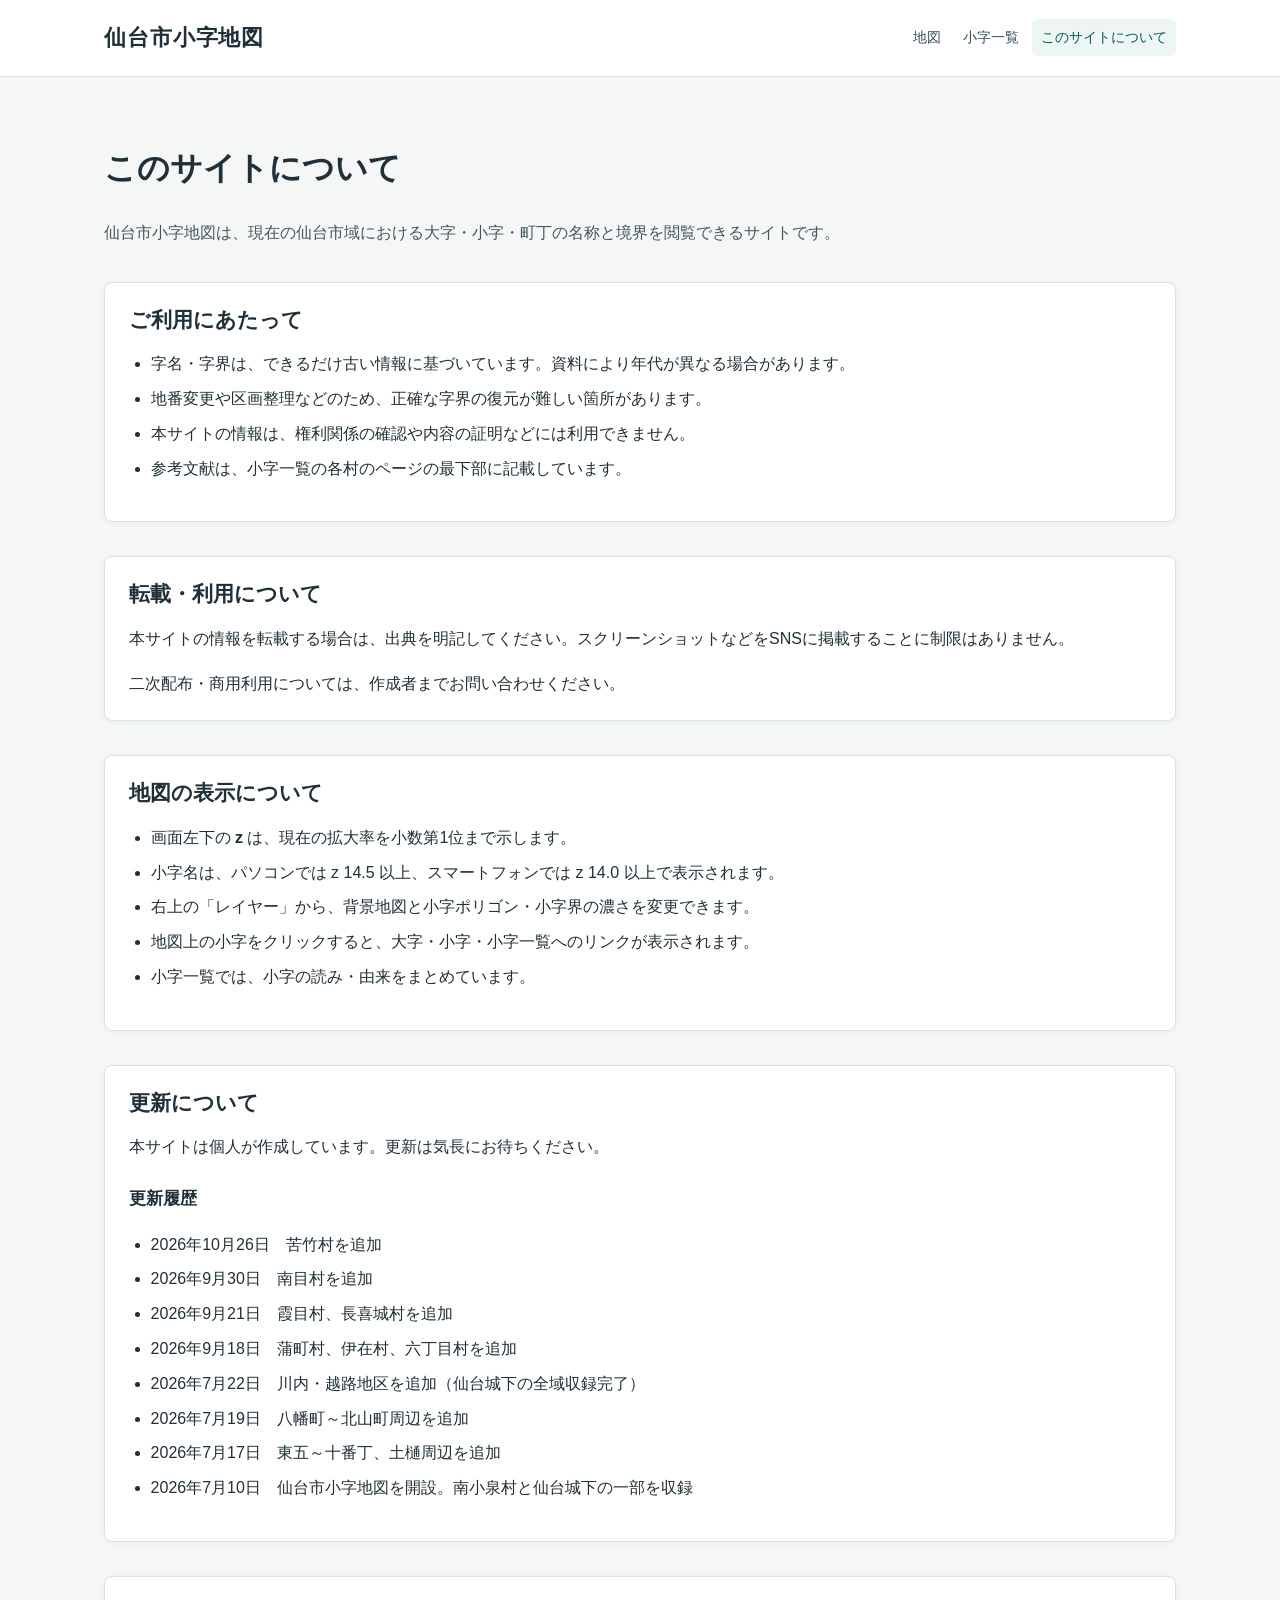
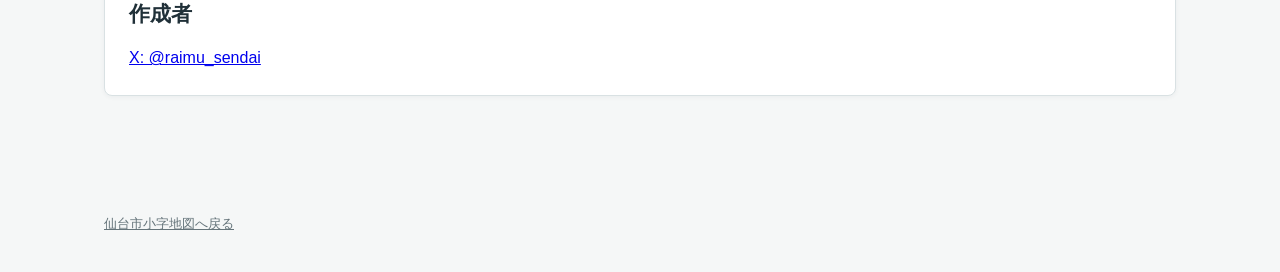
<file: about/index.html>
<!doctype html>
<html lang="ja">
<head>
  <meta charset="utf-8">
  <meta name="viewport" content="width=device-width, initial-scale=1">
  <title>このサイトについて｜仙台市小字地図</title>
  <link rel="icon" type="image/png" sizes="512x512" href="../resources/favicon.png">
  <link rel="apple-touch-icon" href="../resources/favicon.png">
  <link rel="stylesheet" href="../resources/content-pages.css">
</head>
<body class="content-page">
  <header class="content-header">
    <div class="content-header__inner">
      <a class="content-brand" href="../">仙台市小字地図</a>
      <nav class="content-nav" aria-label="サイト内メニュー"><a href="../">地図</a><a href="../koaza-list/">小字一覧</a><a href="./" aria-current="page">このサイトについて</a></nav>
    </div>
  </header>
  <main class="content-main">
    <h1>このサイトについて</h1>
    <p class="content-lead">仙台市小字地図は、現在の仙台市域における大字・小字・町丁の名称と境界を閲覧できるサイトです。</p>
    <section class="content-section content-card">
      <h2>ご利用にあたって</h2>
      <ul>
        <li>字名・字界は、できるだけ古い情報に基づいています。資料により年代が異なる場合があります。</li>
        <li>地番変更や区画整理などのため、正確な字界の復元が難しい箇所があります。</li>
        <li>本サイトの情報は、権利関係の確認や内容の証明などには利用できません。</li>
        <li>参考文献は、小字一覧の各村のページの最下部に記載しています。</li>
      </ul>
    </section>
    <section class="content-section content-card">
      <h2>転載・利用について</h2>
      <p>本サイトの情報を転載する場合は、出典を明記してください。スクリーンショットなどをSNSに掲載することに制限はありません。</p>
      <p>二次配布・商用利用については、作成者までお問い合わせください。</p>
    </section>
    <section class="content-section content-card">
      <h2>地図の表示について</h2>
      <ul>
        <li>画面左下の <strong>z</strong> は、現在の拡大率を小数第1位まで示します。</li>
        <li>小字名は、パソコンでは z 14.5 以上、スマートフォンでは z 14.0 以上で表示されます。</li>
        <li>右上の「レイヤー」から、背景地図と小字ポリゴン・小字界の濃さを変更できます。</li>
        <li>地図上の小字をクリックすると、大字・小字・小字一覧へのリンクが表示されます。</li>
        <li>小字一覧では、小字の読み・由来をまとめています。</li>
      </ul>
    </section>
    <section class="content-section content-card">
      <h2>更新について</h2>
      <p>本サイトは個人が作成しています。更新は気長にお待ちください。</p>
      <h3>更新履歴</h3>
      <ul>
        <li>2026年10月26日　苦竹村を追加</li>
        <li>2026年9月30日　南目村を追加</li>
        <li>2026年9月21日　霞目村、長喜城村を追加</li>
        <li>2026年9月18日　蒲町村、伊在村、六丁目村を追加</li>
        <li>2026年7月22日　川内・越路地区を追加（仙台城下の全域収録完了）</li>
        <li>2026年7月19日　八幡町～北山町周辺を追加</li>
        <li>2026年7月17日　東五～十番丁、土樋周辺を追加</li>
        <li>2026年7月10日　仙台市小字地図を開設。南小泉村と仙台城下の一部を収録</li>
      </ul>
    </section>
    <section class="content-section content-card">
      <h2>作成者</h2>
      <p><a href="https://x.com/raimu_sendai" target="_blank" rel="noopener">X: @raimu_sendai</a></p>
    </section>
  </main>
  <footer class="content-footer"><a href="../">仙台市小字地図へ戻る</a></footer>
</body>
</html>
</file>
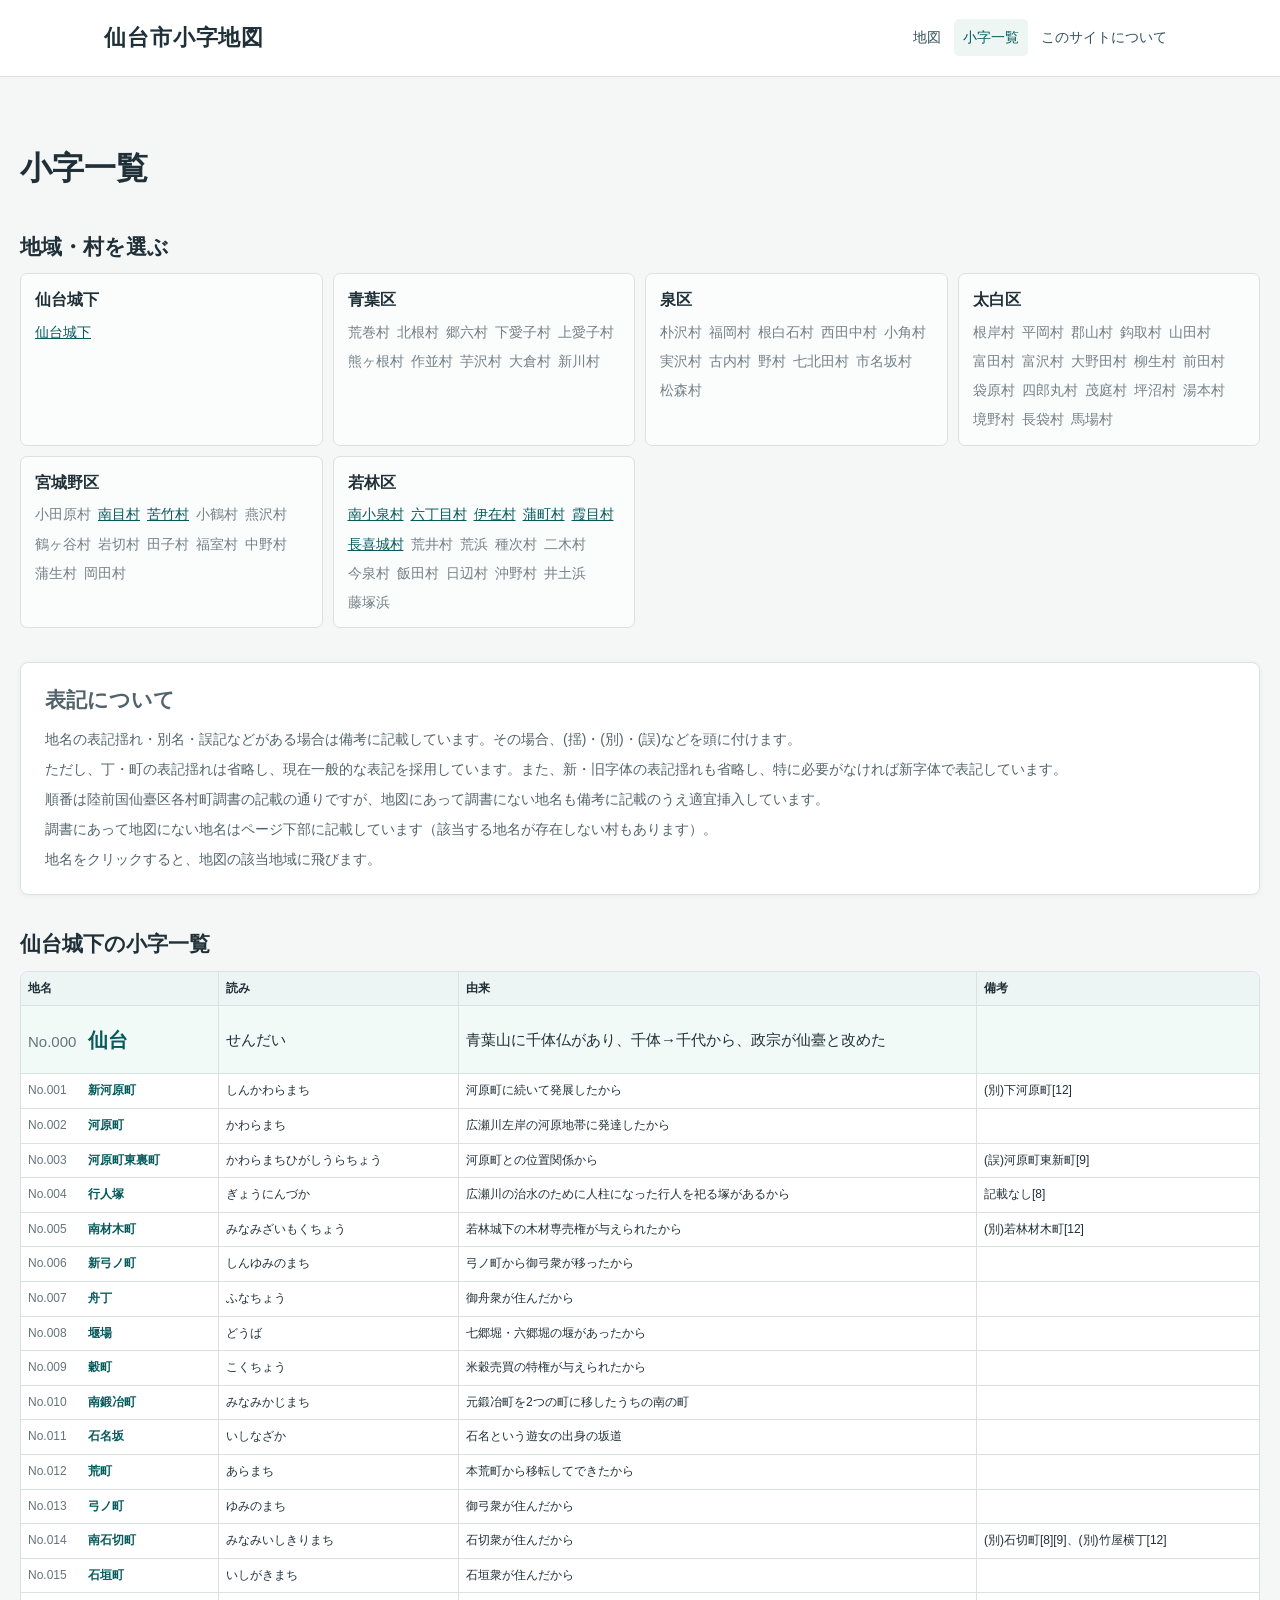
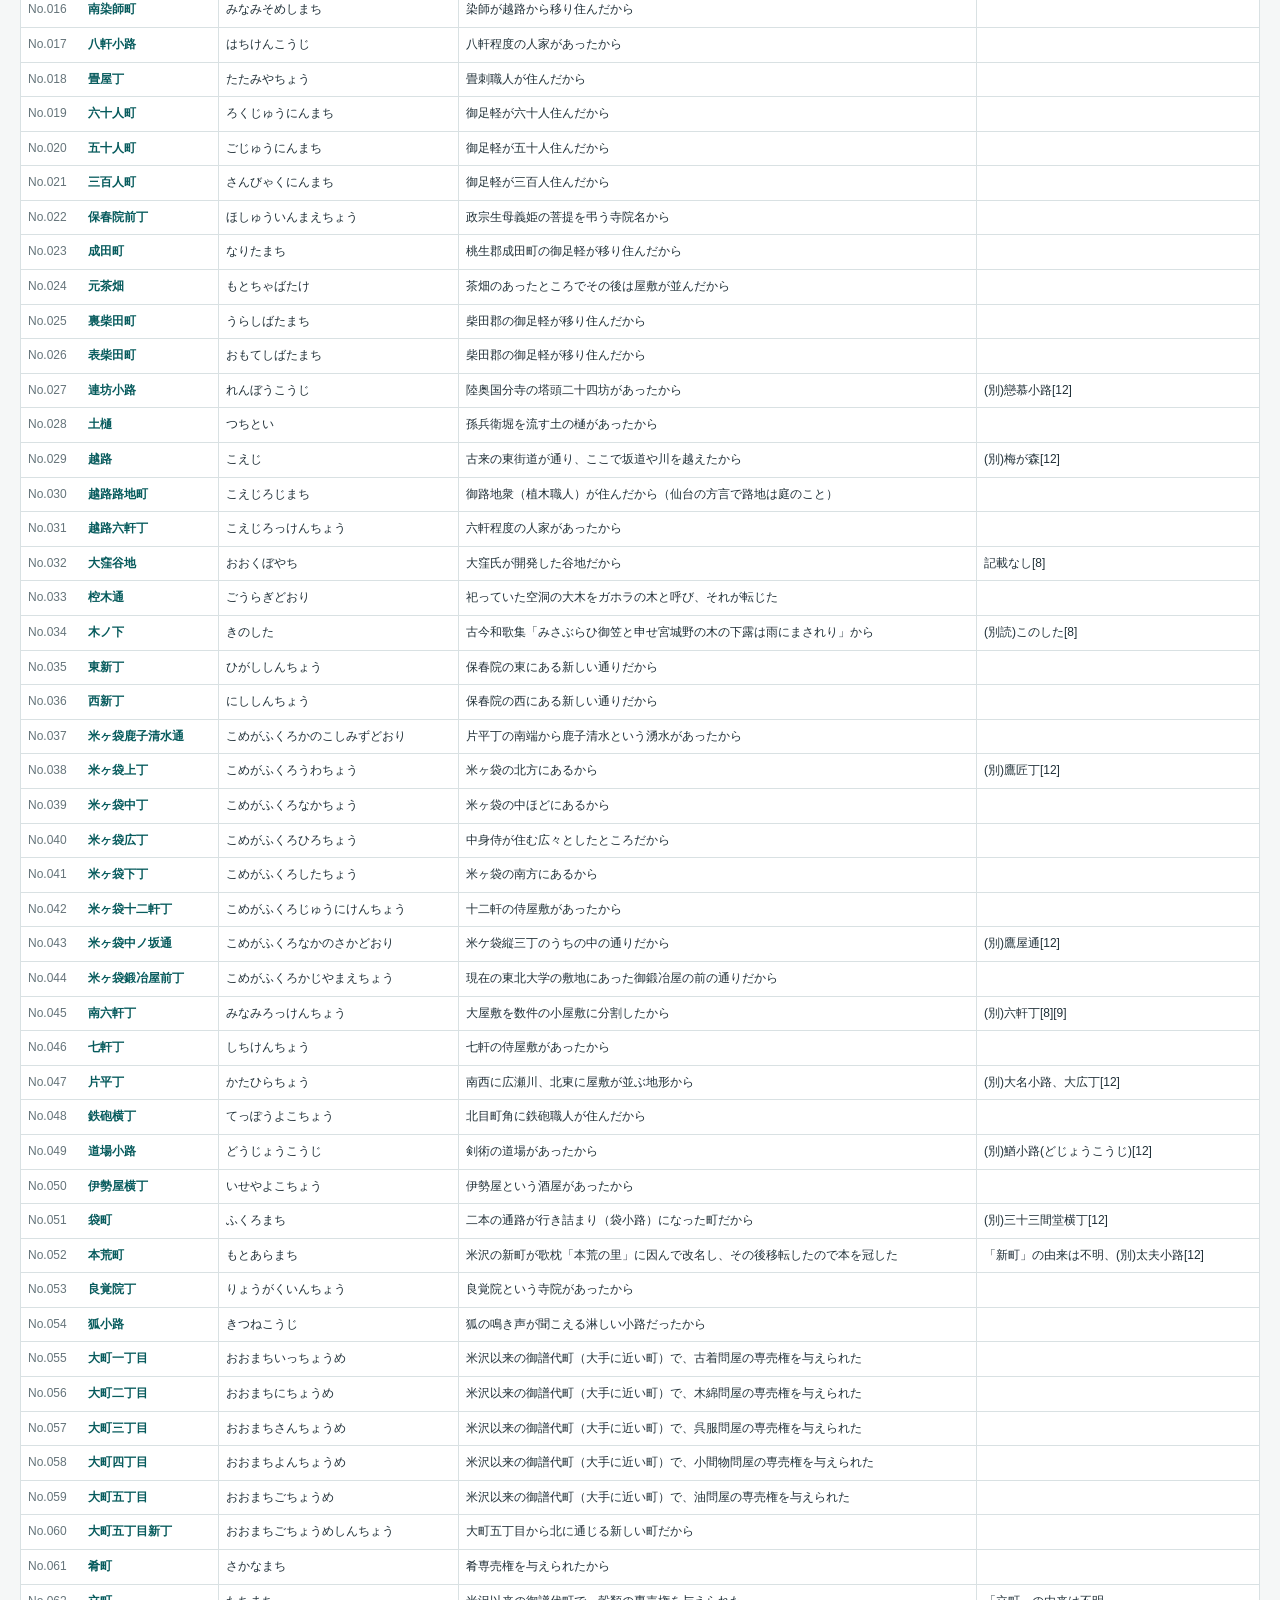
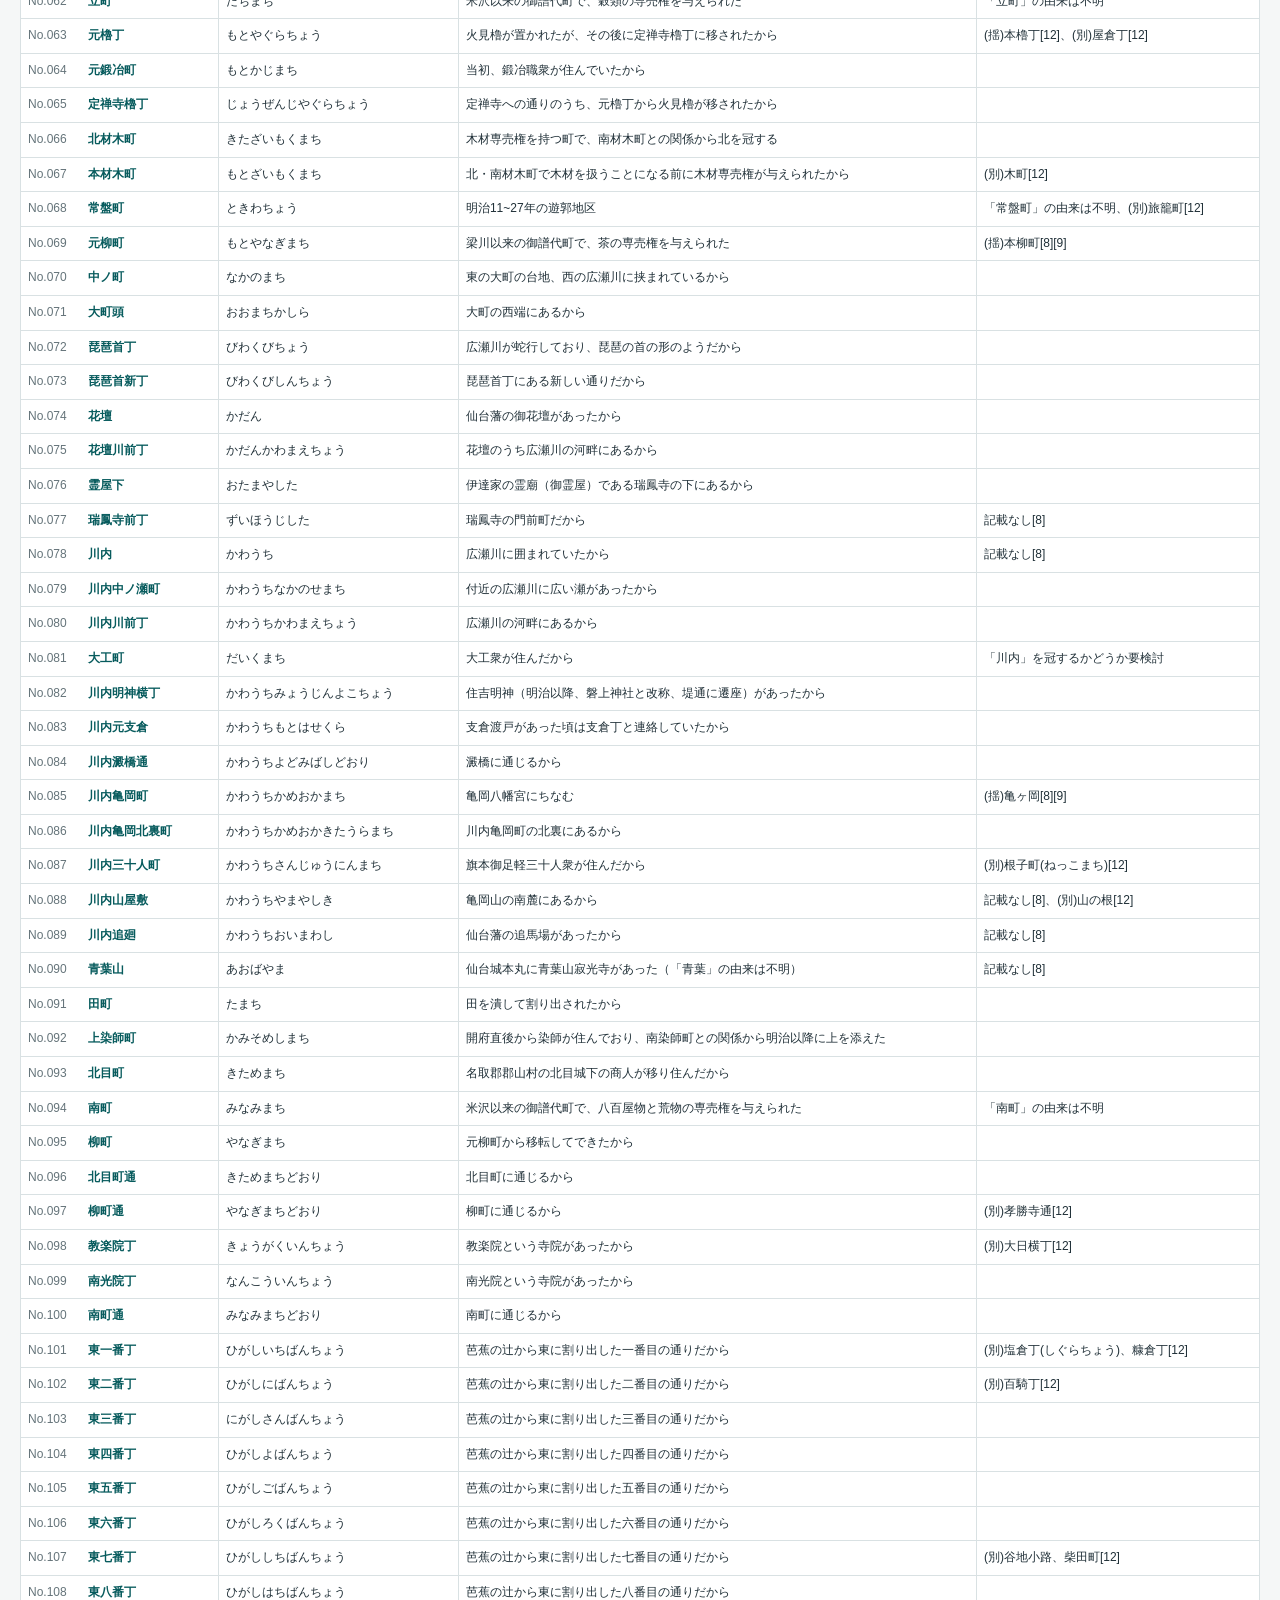
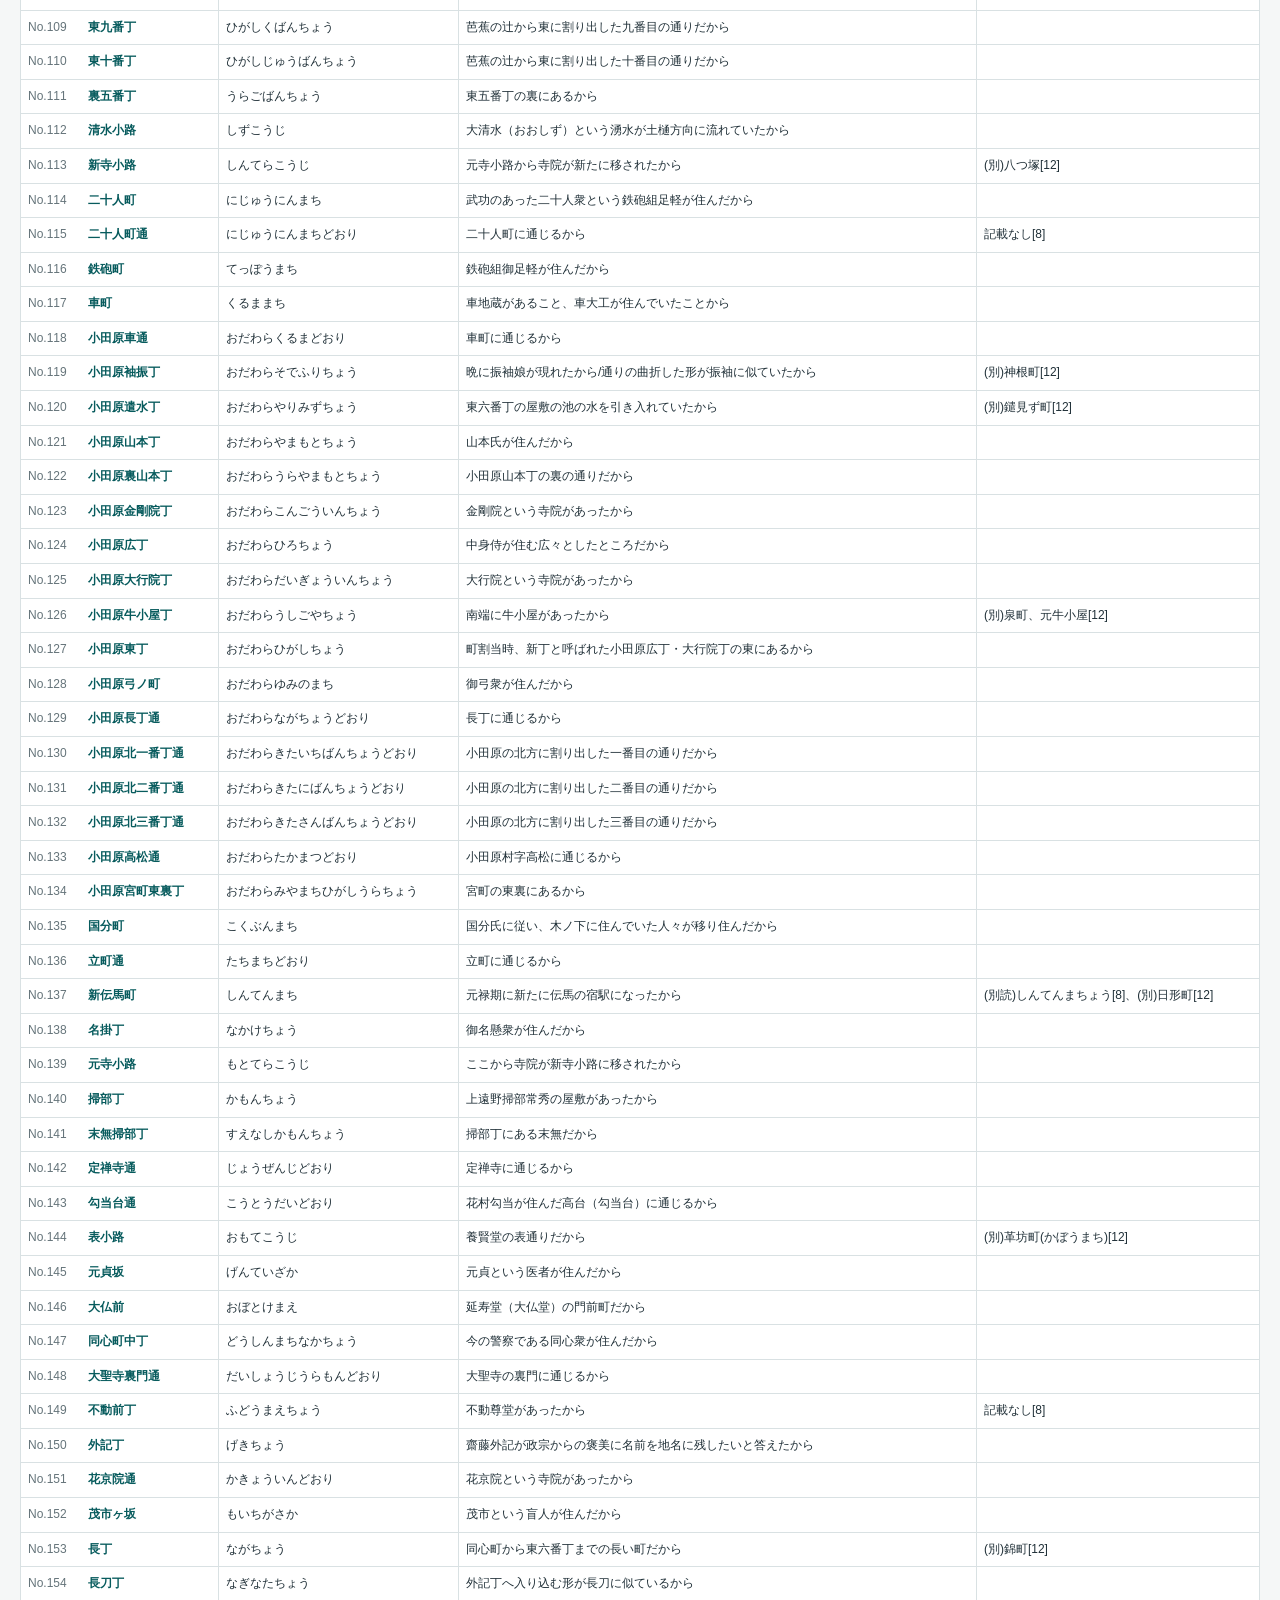
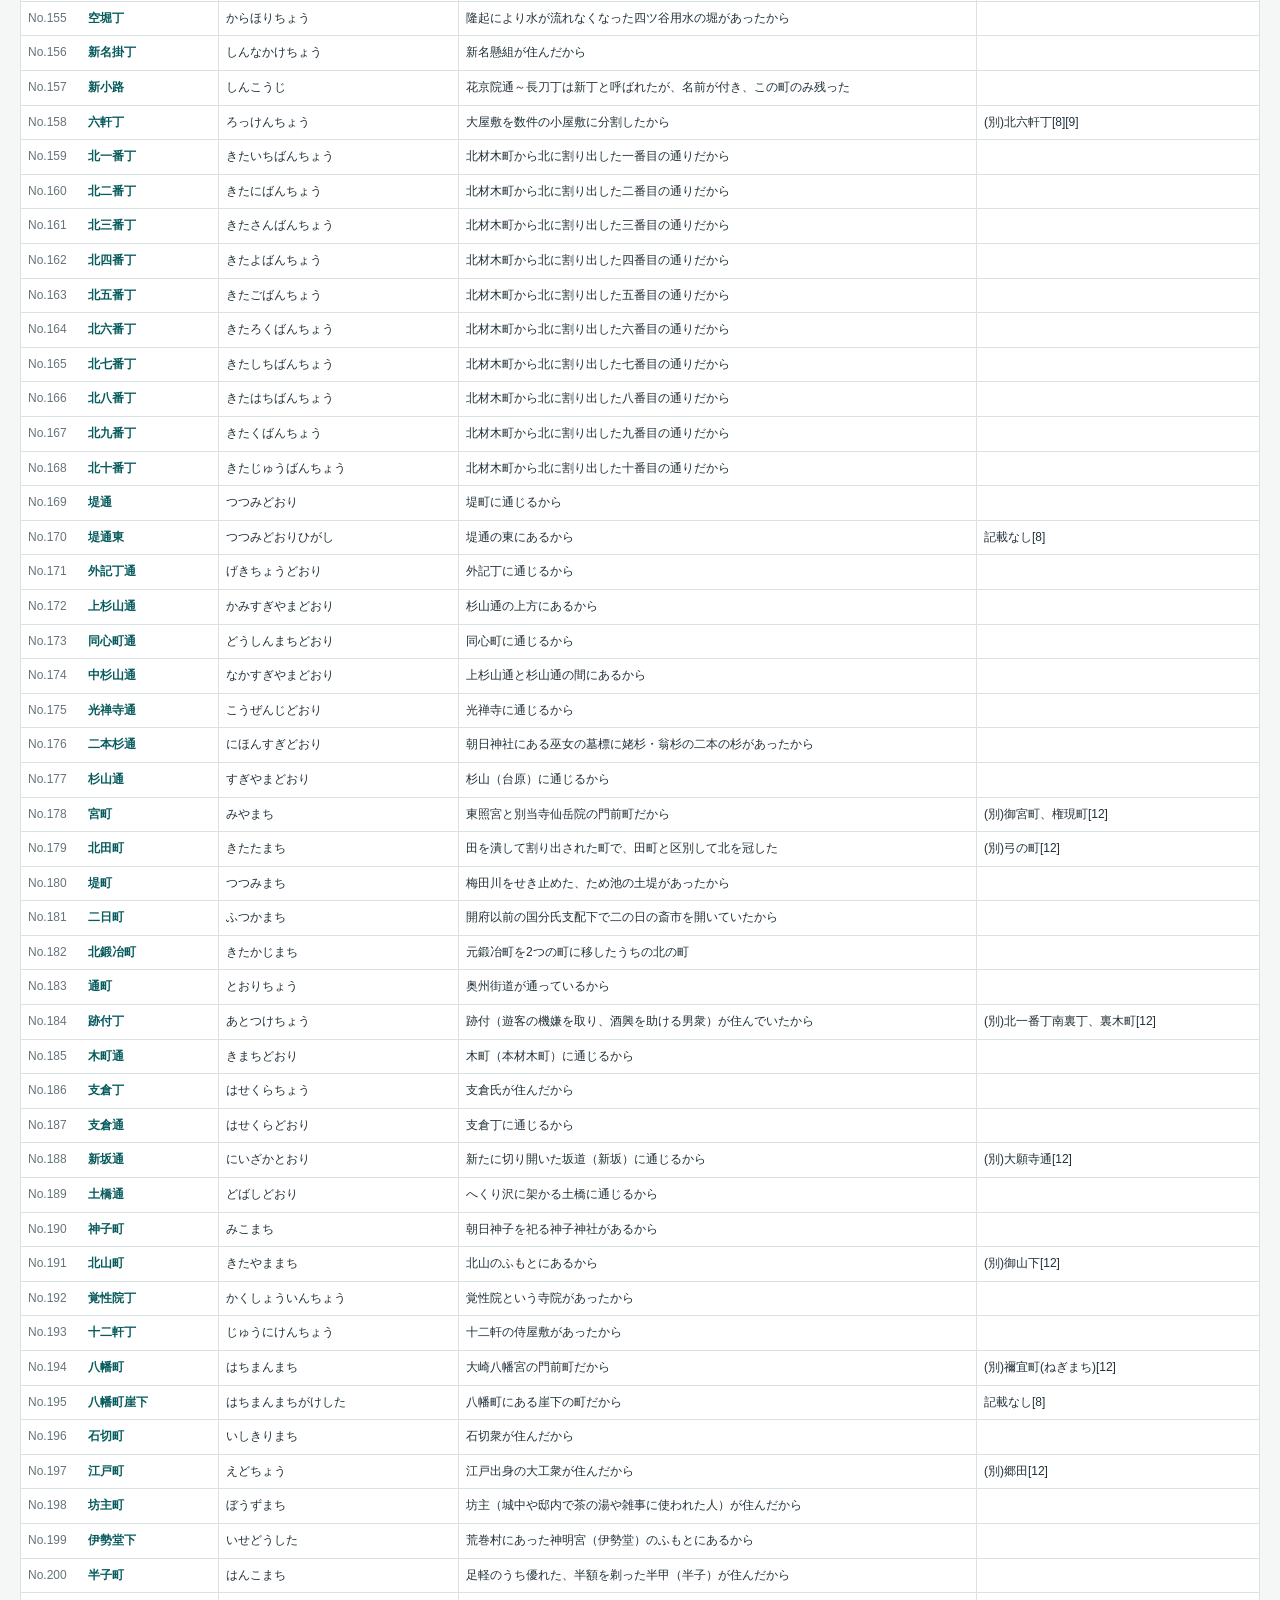
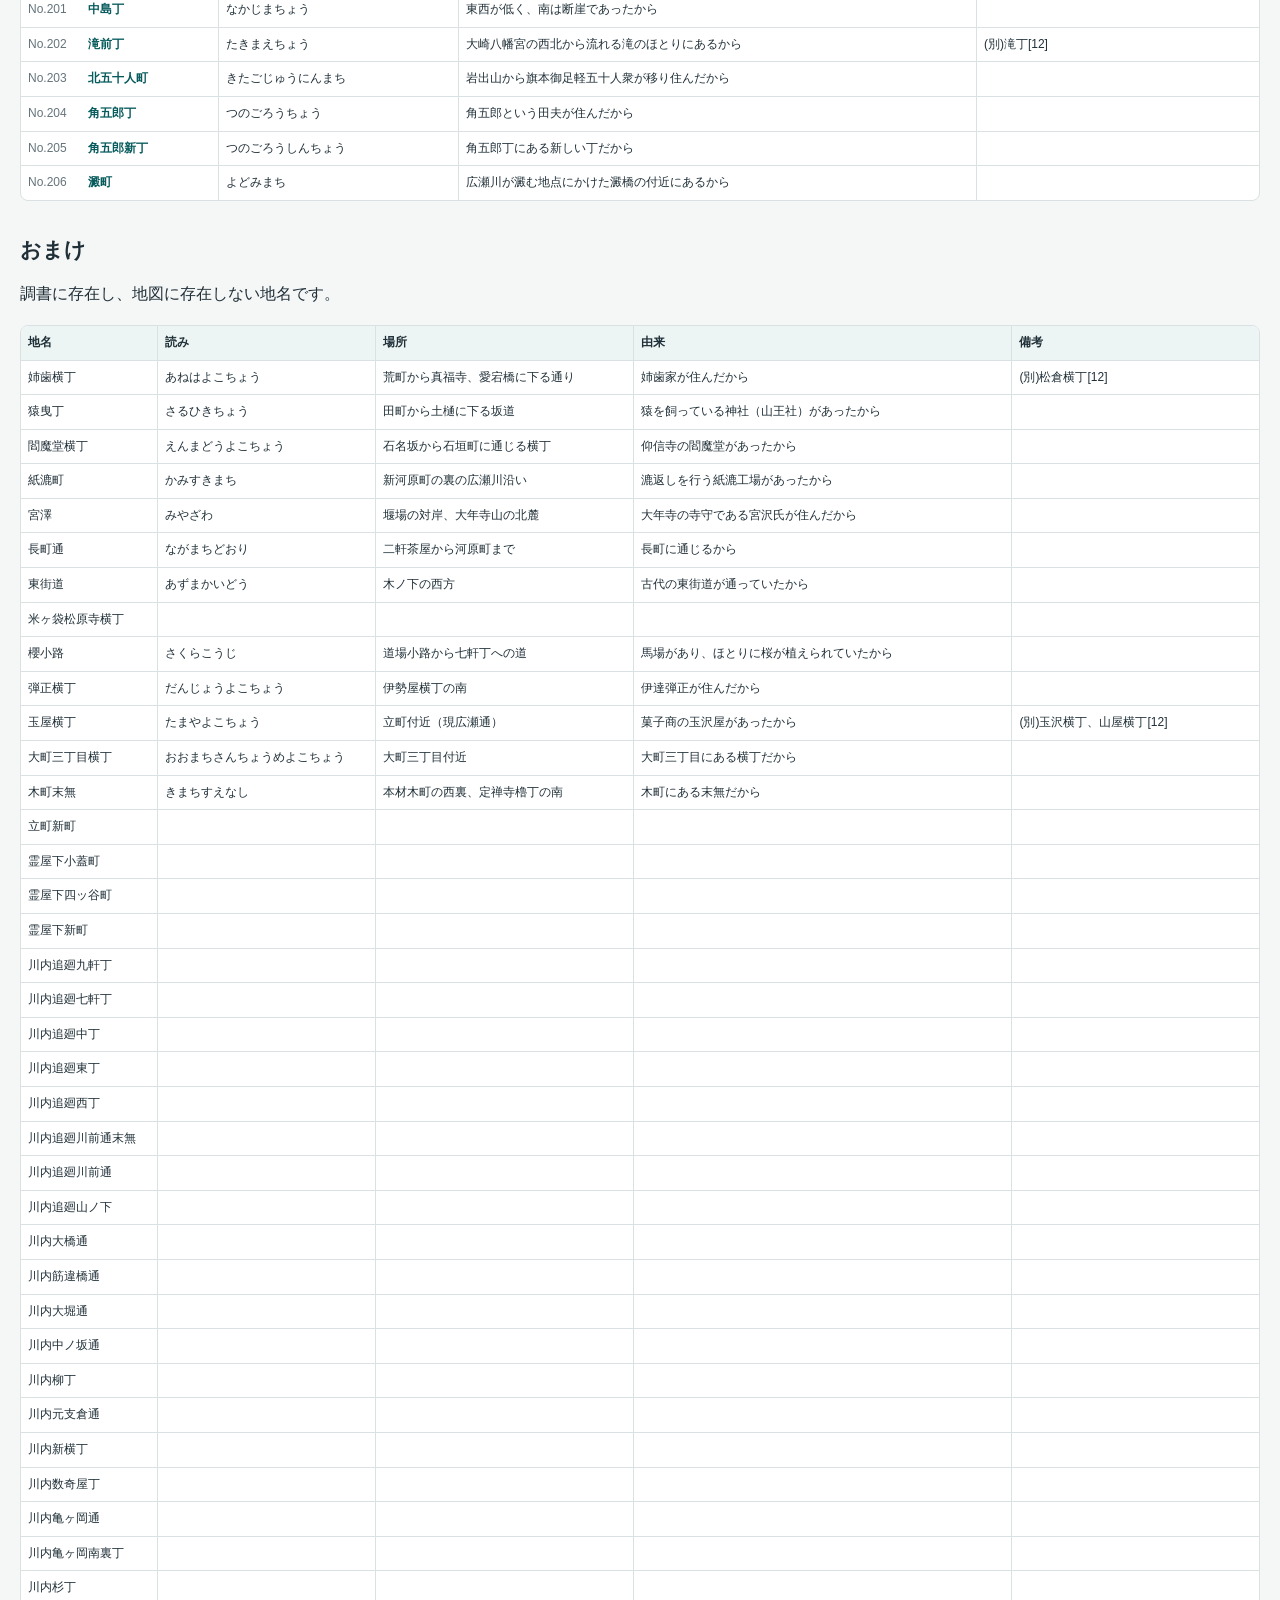
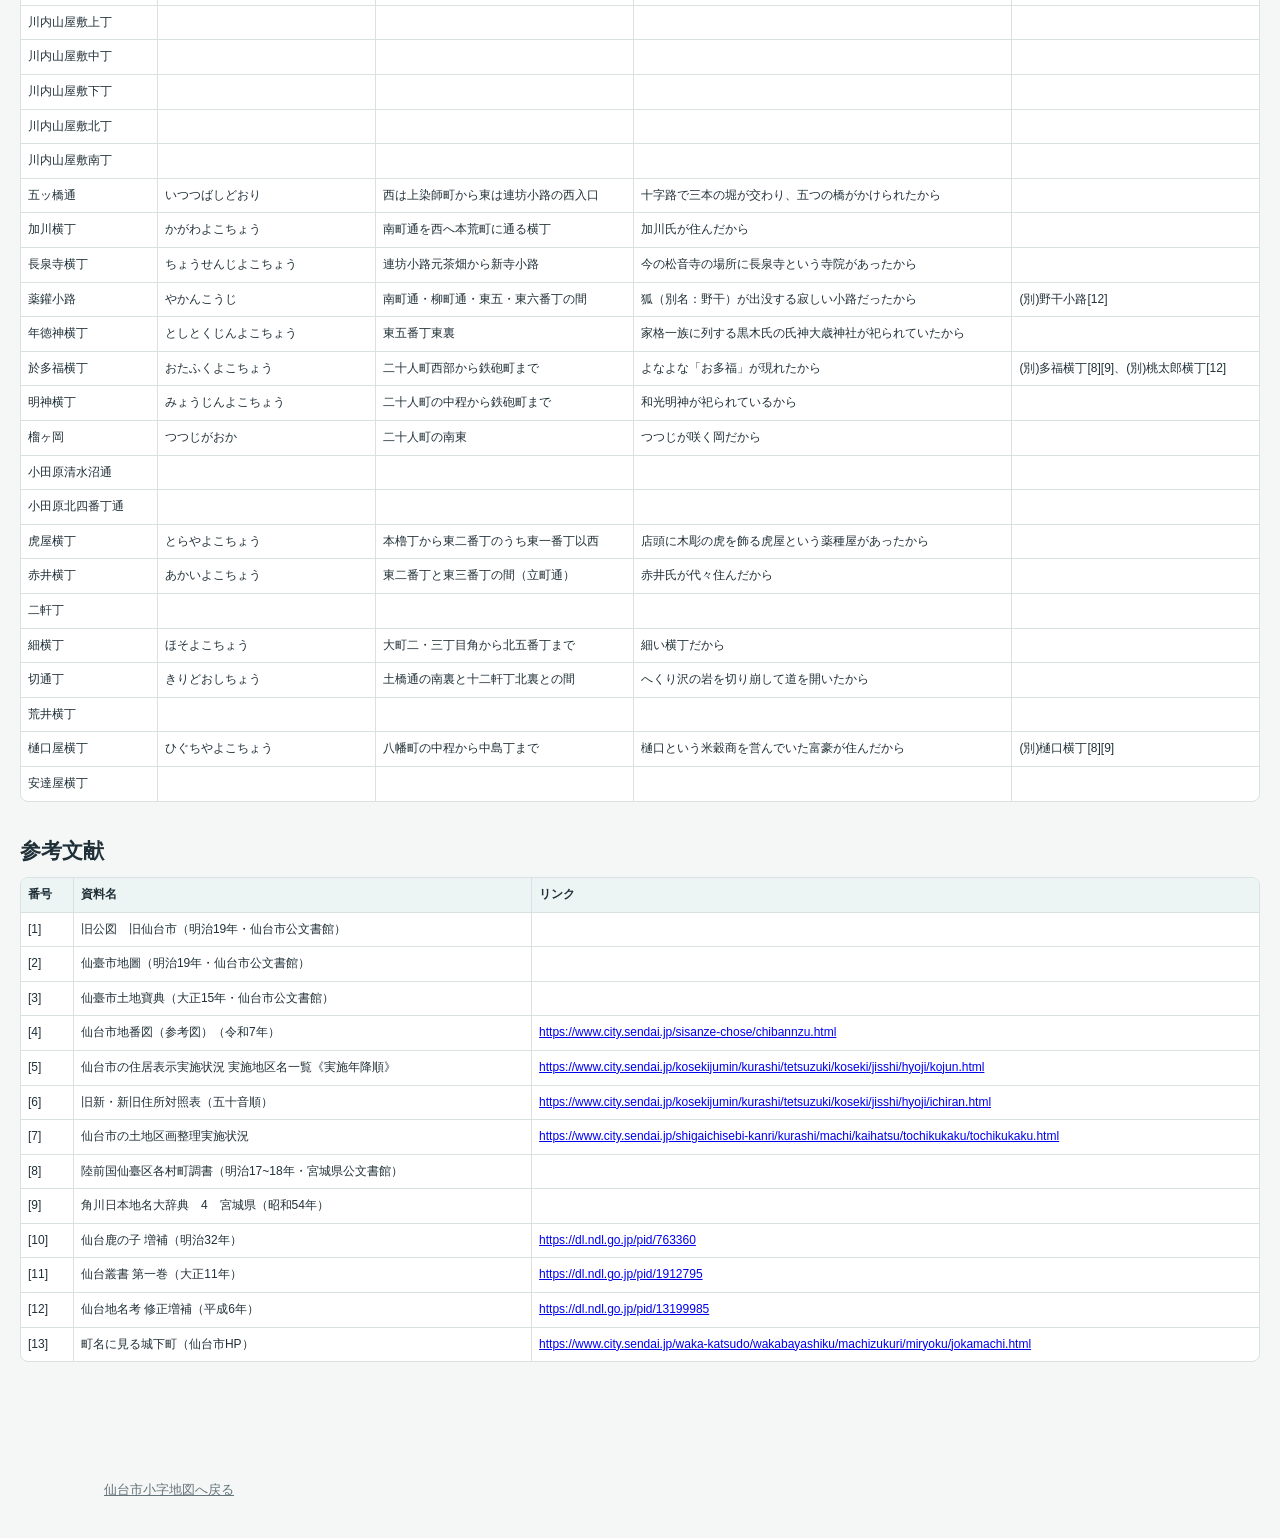
<file: koaza-list/index.html>
<!doctype html>
<html lang="ja">
<head>
  <meta charset="utf-8">
  <meta name="viewport" content="width=device-width, initial-scale=1">
  <title>仙台城下の小字一覧｜仙台市小字地図</title>
  <link rel="icon" type="image/png" sizes="512x512" href="../resources/favicon.png">
  <link rel="apple-touch-icon" href="../resources/favicon.png">
  <link rel="stylesheet" href="../resources/content-pages.css">
</head>
<body class="content-page koaza-list-page">
  <header class="content-header">
    <div class="content-header__inner">
      <a class="content-brand" href="../">仙台市小字地図</a>
      <nav class="content-nav" aria-label="サイト内メニュー"><a href="../">地図</a><a href="./" aria-current="page">小字一覧</a><a href="../about/">このサイトについて</a></nav>
    </div>
  </header>
  <main class="content-main">
    <h1>小字一覧</h1>
    <section class="content-section"><h2>地域・村を選ぶ</h2><div id="area-navigation" class="list-navigation" aria-label="地域・村の一覧"></div></section>
    <section class="content-section content-card list-notes"><h2>表記について</h2><div id="list-notes"></div></section>
    <section class="content-section"><h2 id="list-title">仙台城下の小字一覧</h2><div class="list-table-wrap"><table id="main-list" class="list-table"></table></div></section>
    <section id="extra-section" class="content-section" hidden><h2>おまけ</h2><p>調書に存在し、地図に存在しない地名です。</p><div class="list-table-wrap"><table id="extra-list" class="list-table"></table></div></section>
    <section id="references-section" class="content-section"><h2>参考文献</h2><div class="list-table-wrap"><table id="references-list" class="list-table references-table"></table></div></section>
  </main>
  <footer class="content-footer"><a href="../">仙台市小字地図へ戻る</a></footer>
  <script src="./data.js"></script><script src="./list.js"></script>
</body>
</html>
</file>
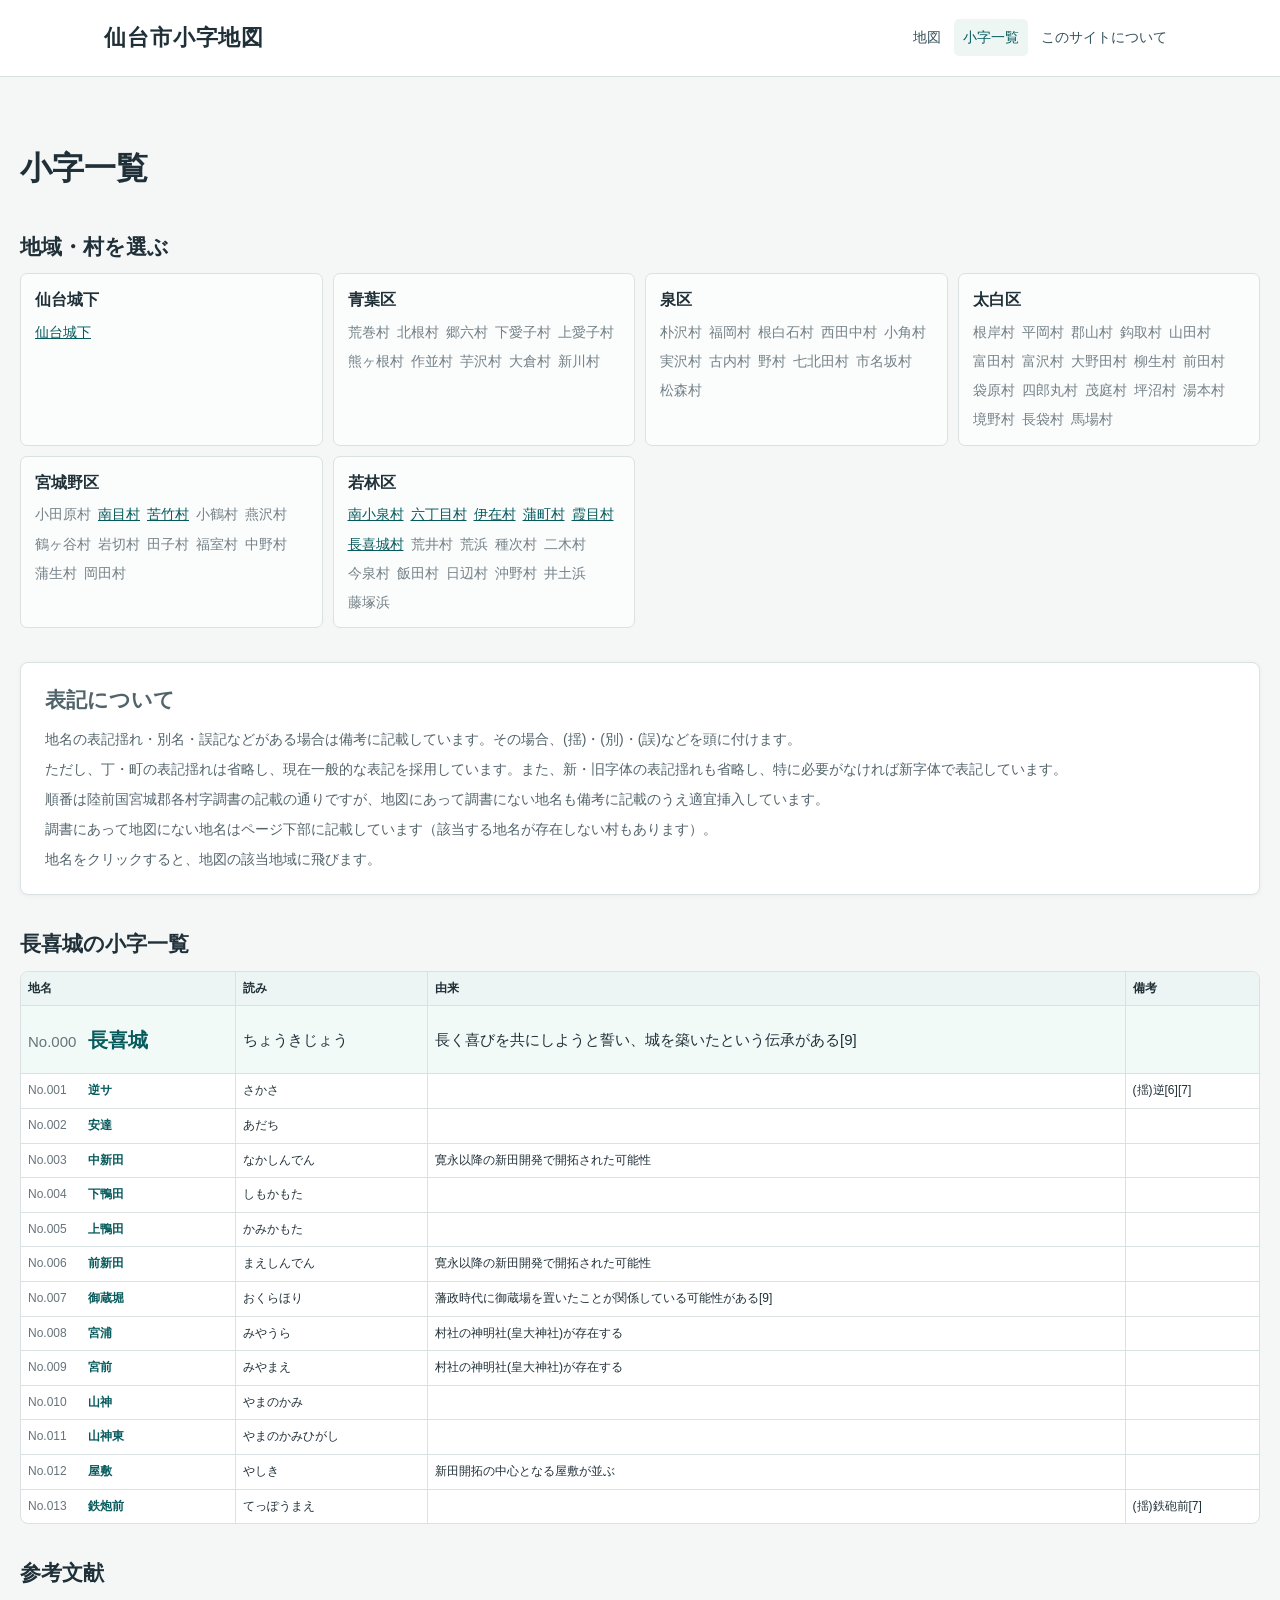
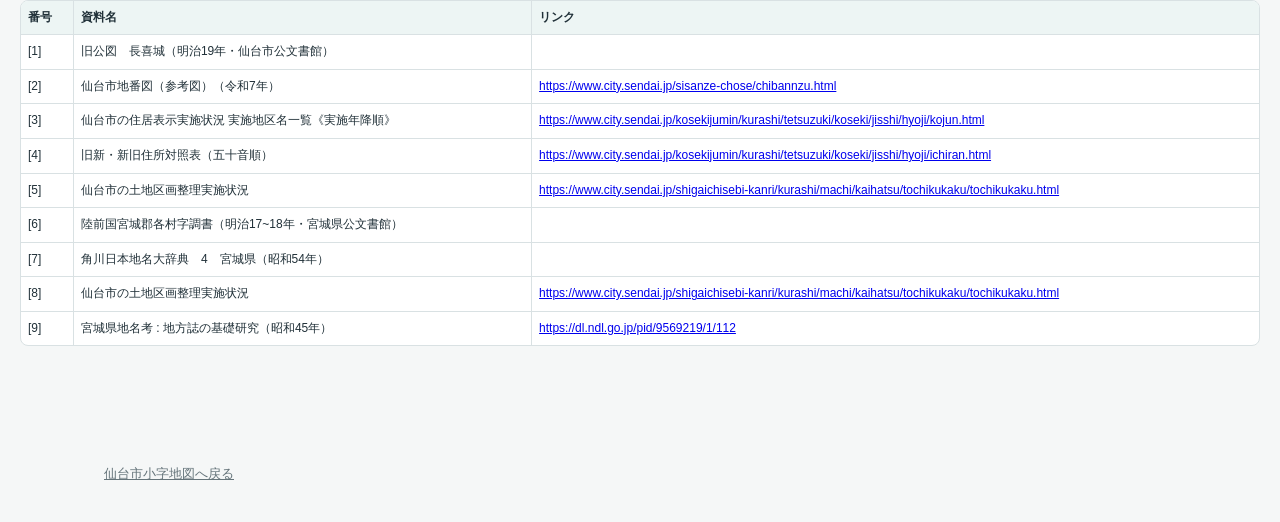
<file: koaza-list/choukijou/index.html>
<!doctype html>
<html lang="ja">
<head>
  <meta charset="utf-8">
  <meta name="viewport" content="width=device-width, initial-scale=1">
  <title>長喜城の小字一覧｜仙台市小字地図</title>
  <link rel="icon" type="image/png" sizes="512x512" href="../../resources/favicon.png">
  <link rel="apple-touch-icon" href="../../resources/favicon.png">
  <link rel="stylesheet" href="../../resources/content-pages.css">
</head>
<body class="content-page koaza-list-page">
  <header class="content-header">
    <div class="content-header__inner">
      <a class="content-brand" href="../../">仙台市小字地図</a>
      <nav class="content-nav" aria-label="サイト内メニュー"><a href="../../">地図</a><a href="../" aria-current="page">小字一覧</a><a href="../../about/">このサイトについて</a></nav>
    </div>
  </header>
  <main class="content-main">
    <h1>小字一覧</h1>
    <section class="content-section"><h2>地域・村を選ぶ</h2><div id="area-navigation" class="list-navigation" aria-label="地域・村の一覧"></div></section>
    <section class="content-section content-card list-notes"><h2>表記について</h2><div id="list-notes"></div></section>
    <section class="content-section"><h2 id="list-title">長喜城の小字一覧</h2><div class="list-table-wrap"><table id="main-list" class="list-table"></table></div></section>
    <section id="extra-section" class="content-section" hidden><h2>おまけ</h2><p>調書に存在し、地図に存在しない地名です。</p><div class="list-table-wrap"><table id="extra-list" class="list-table"></table></div></section>
    <section id="references-section" class="content-section"><h2>参考文献</h2><div class="list-table-wrap"><table id="references-list" class="list-table references-table"></table></div></section>
  </main>
  <footer class="content-footer"><a href="../../">仙台市小字地図へ戻る</a></footer>
  <script src="./data.js"></script><script src="../list.js"></script>
</body>
</html>
</file>
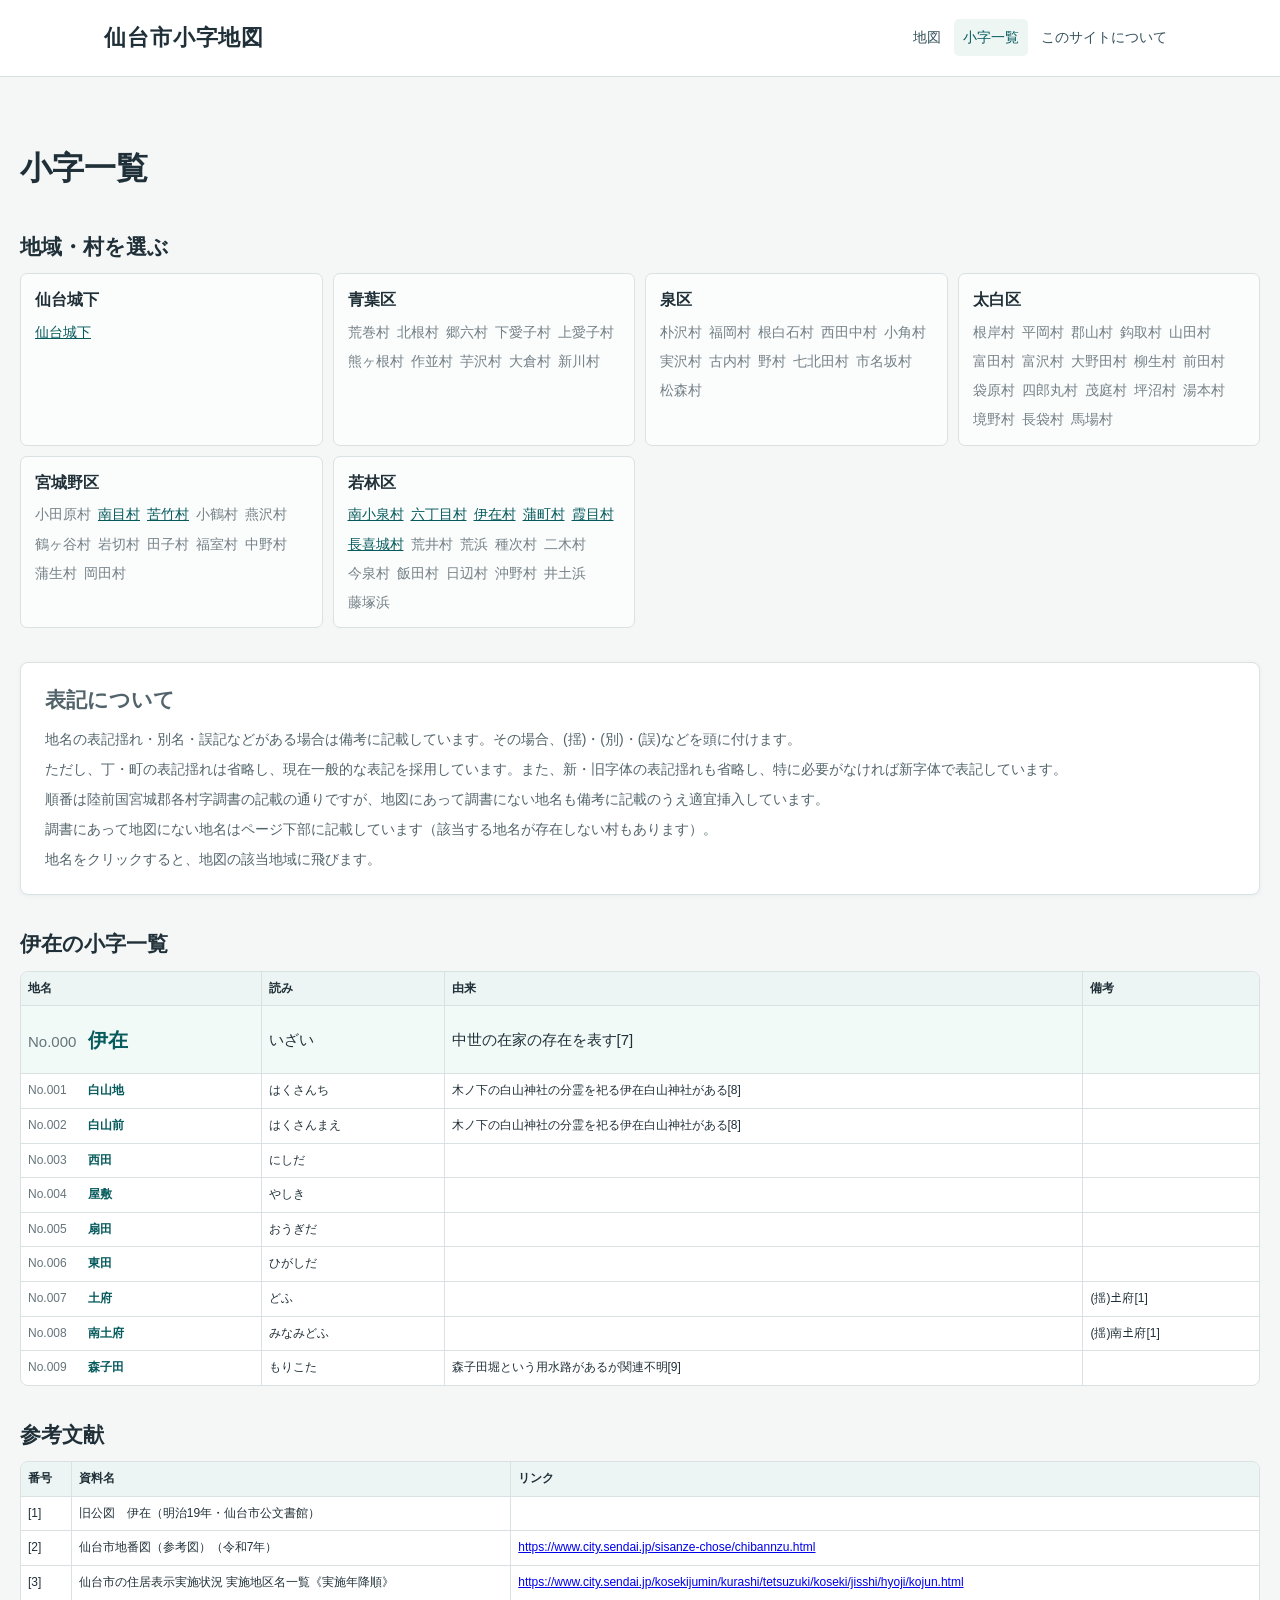
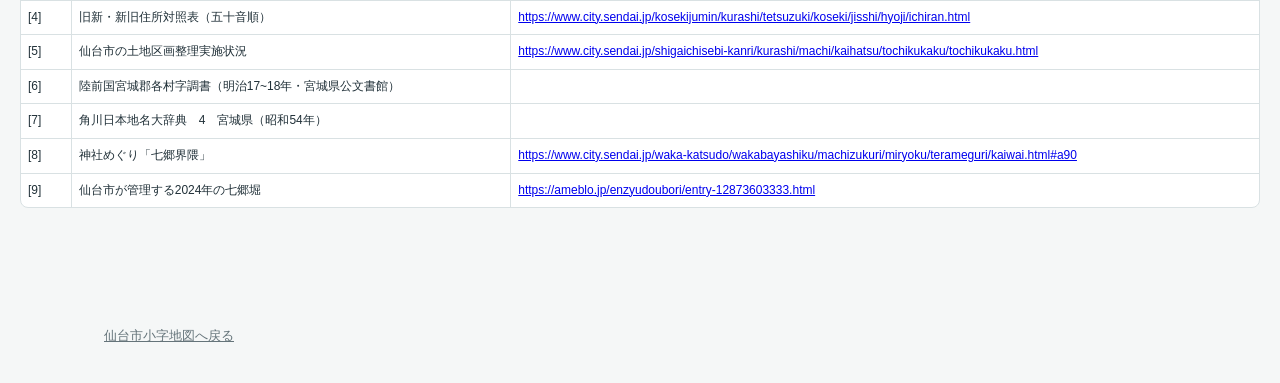
<file: koaza-list/izai/index.html>
<!doctype html>
<html lang="ja">
<head>
  <meta charset="utf-8">
  <meta name="viewport" content="width=device-width, initial-scale=1">
  <title>伊在の小字一覧｜仙台市小字地図</title>
  <link rel="icon" type="image/png" sizes="512x512" href="../../resources/favicon.png">
  <link rel="apple-touch-icon" href="../../resources/favicon.png">
  <link rel="stylesheet" href="../../resources/content-pages.css">
</head>
<body class="content-page koaza-list-page">
  <header class="content-header">
    <div class="content-header__inner">
      <a class="content-brand" href="../../">仙台市小字地図</a>
      <nav class="content-nav" aria-label="サイト内メニュー"><a href="../../">地図</a><a href="../" aria-current="page">小字一覧</a><a href="../../about/">このサイトについて</a></nav>
    </div>
  </header>
  <main class="content-main">
    <h1>小字一覧</h1>
    <section class="content-section"><h2>地域・村を選ぶ</h2><div id="area-navigation" class="list-navigation" aria-label="地域・村の一覧"></div></section>
    <section class="content-section content-card list-notes"><h2>表記について</h2><div id="list-notes"></div></section>
    <section class="content-section"><h2 id="list-title">伊在の小字一覧</h2><div class="list-table-wrap"><table id="main-list" class="list-table"></table></div></section>
    <section id="extra-section" class="content-section" hidden><h2>おまけ</h2><p>調書に存在し、地図に存在しない地名です。</p><div class="list-table-wrap"><table id="extra-list" class="list-table"></table></div></section>
    <section id="references-section" class="content-section"><h2>参考文献</h2><div class="list-table-wrap"><table id="references-list" class="list-table references-table"></table></div></section>
  </main>
  <footer class="content-footer"><a href="../../">仙台市小字地図へ戻る</a></footer>
  <script src="./data.js"></script><script src="../list.js"></script>
</body>
</html>
</file>
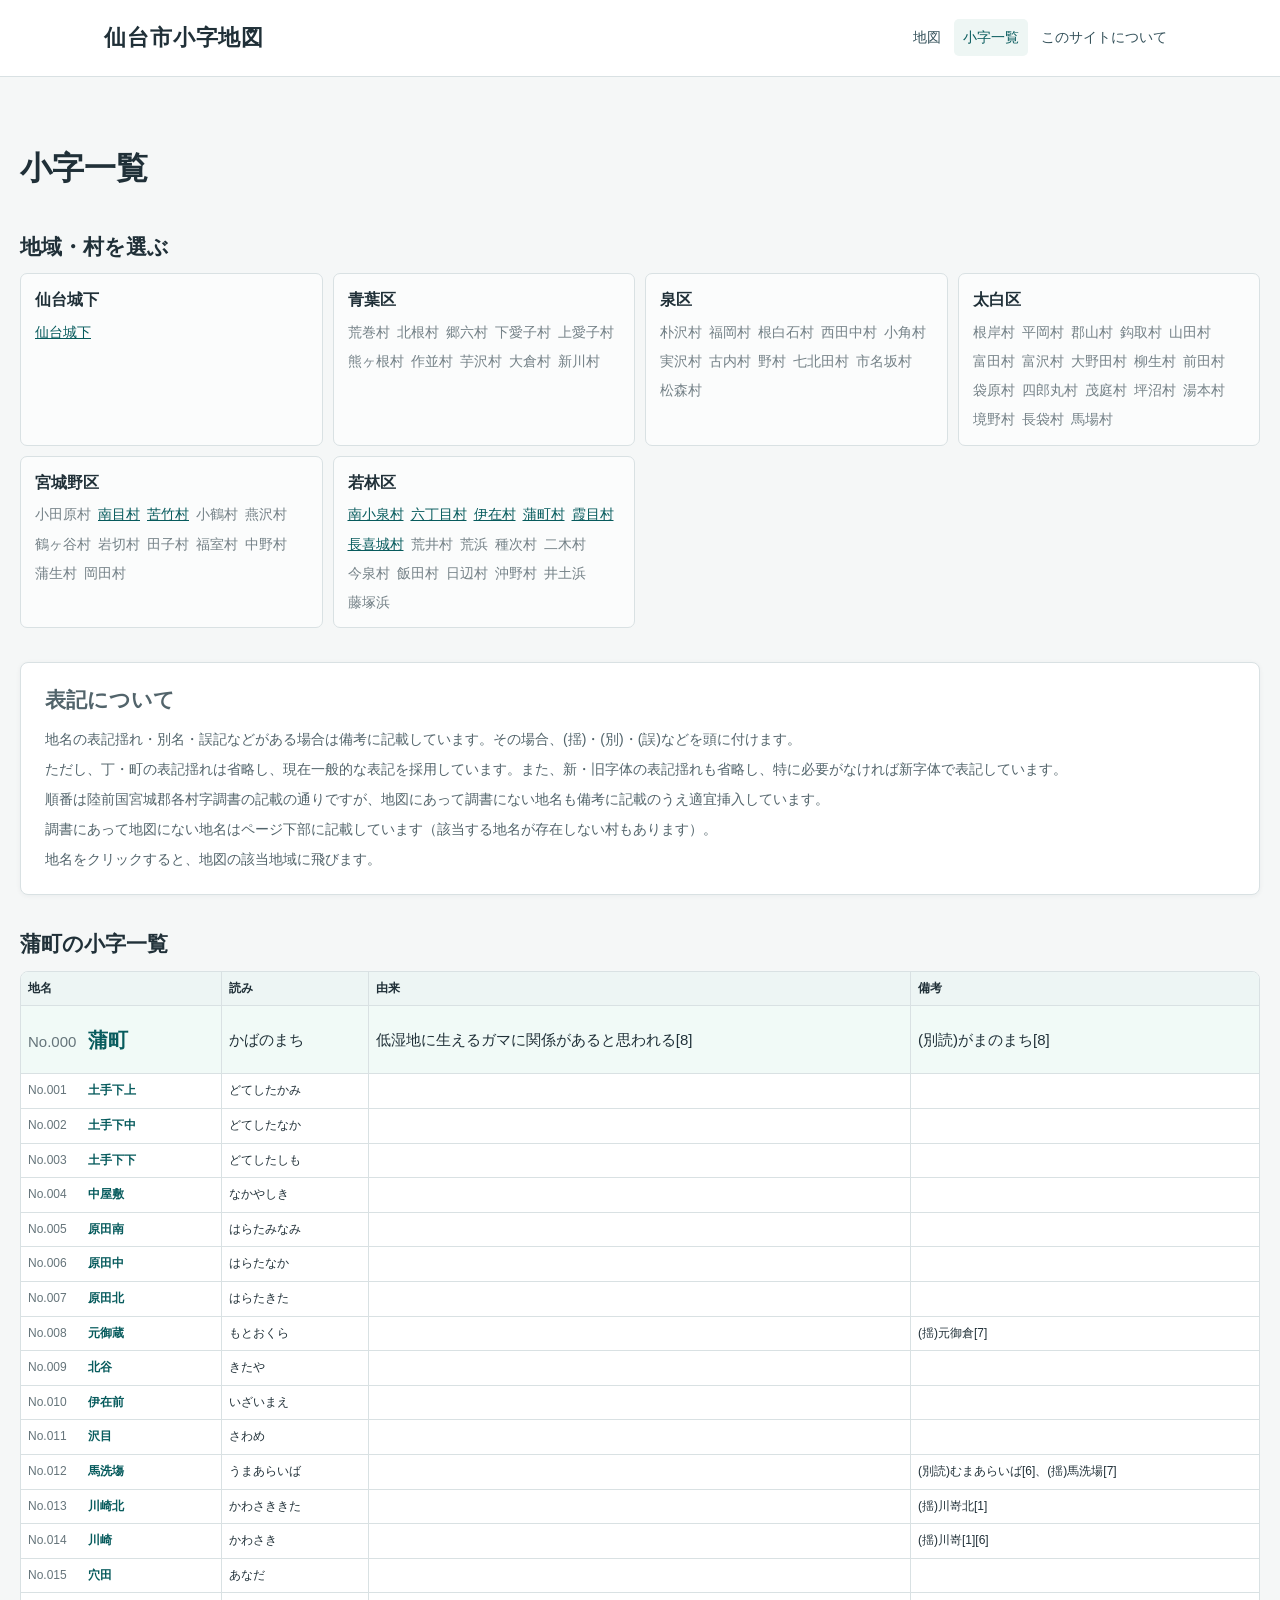
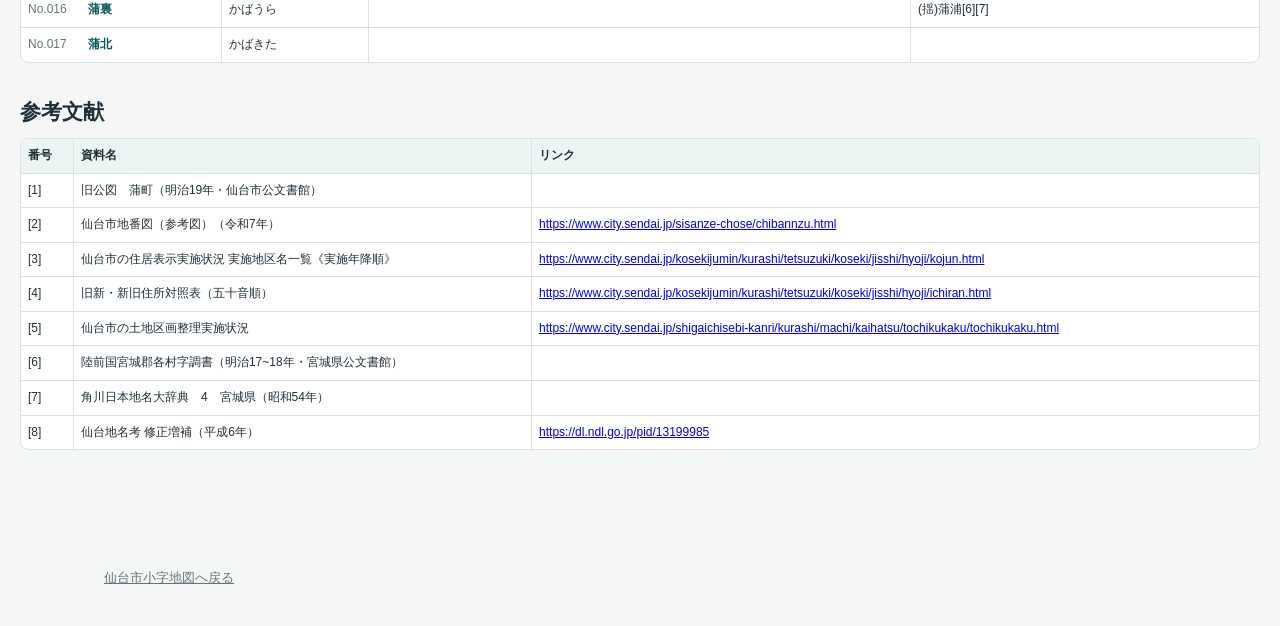
<file: koaza-list/kabamachi/index.html>
<!doctype html>
<html lang="ja">
<head>
  <meta charset="utf-8">
  <meta name="viewport" content="width=device-width, initial-scale=1">
  <title>蒲町の小字一覧｜仙台市小字地図</title>
  <link rel="icon" type="image/png" sizes="512x512" href="../../resources/favicon.png">
  <link rel="apple-touch-icon" href="../../resources/favicon.png">
  <link rel="stylesheet" href="../../resources/content-pages.css">
</head>
<body class="content-page koaza-list-page">
  <header class="content-header">
    <div class="content-header__inner">
      <a class="content-brand" href="../../">仙台市小字地図</a>
      <nav class="content-nav" aria-label="サイト内メニュー"><a href="../../">地図</a><a href="../" aria-current="page">小字一覧</a><a href="../../about/">このサイトについて</a></nav>
    </div>
  </header>
  <main class="content-main">
    <h1>小字一覧</h1>
    <section class="content-section"><h2>地域・村を選ぶ</h2><div id="area-navigation" class="list-navigation" aria-label="地域・村の一覧"></div></section>
    <section class="content-section content-card list-notes"><h2>表記について</h2><div id="list-notes"></div></section>
    <section class="content-section"><h2 id="list-title">蒲町の小字一覧</h2><div class="list-table-wrap"><table id="main-list" class="list-table"></table></div></section>
    <section id="extra-section" class="content-section" hidden><h2>おまけ</h2><p>調書に存在し、地図に存在しない地名です。</p><div class="list-table-wrap"><table id="extra-list" class="list-table"></table></div></section>
    <section id="references-section" class="content-section"><h2>参考文献</h2><div class="list-table-wrap"><table id="references-list" class="list-table references-table"></table></div></section>
  </main>
  <footer class="content-footer"><a href="../../">仙台市小字地図へ戻る</a></footer>
  <script src="./data.js"></script><script src="../list.js"></script>
</body>
</html>
</file>
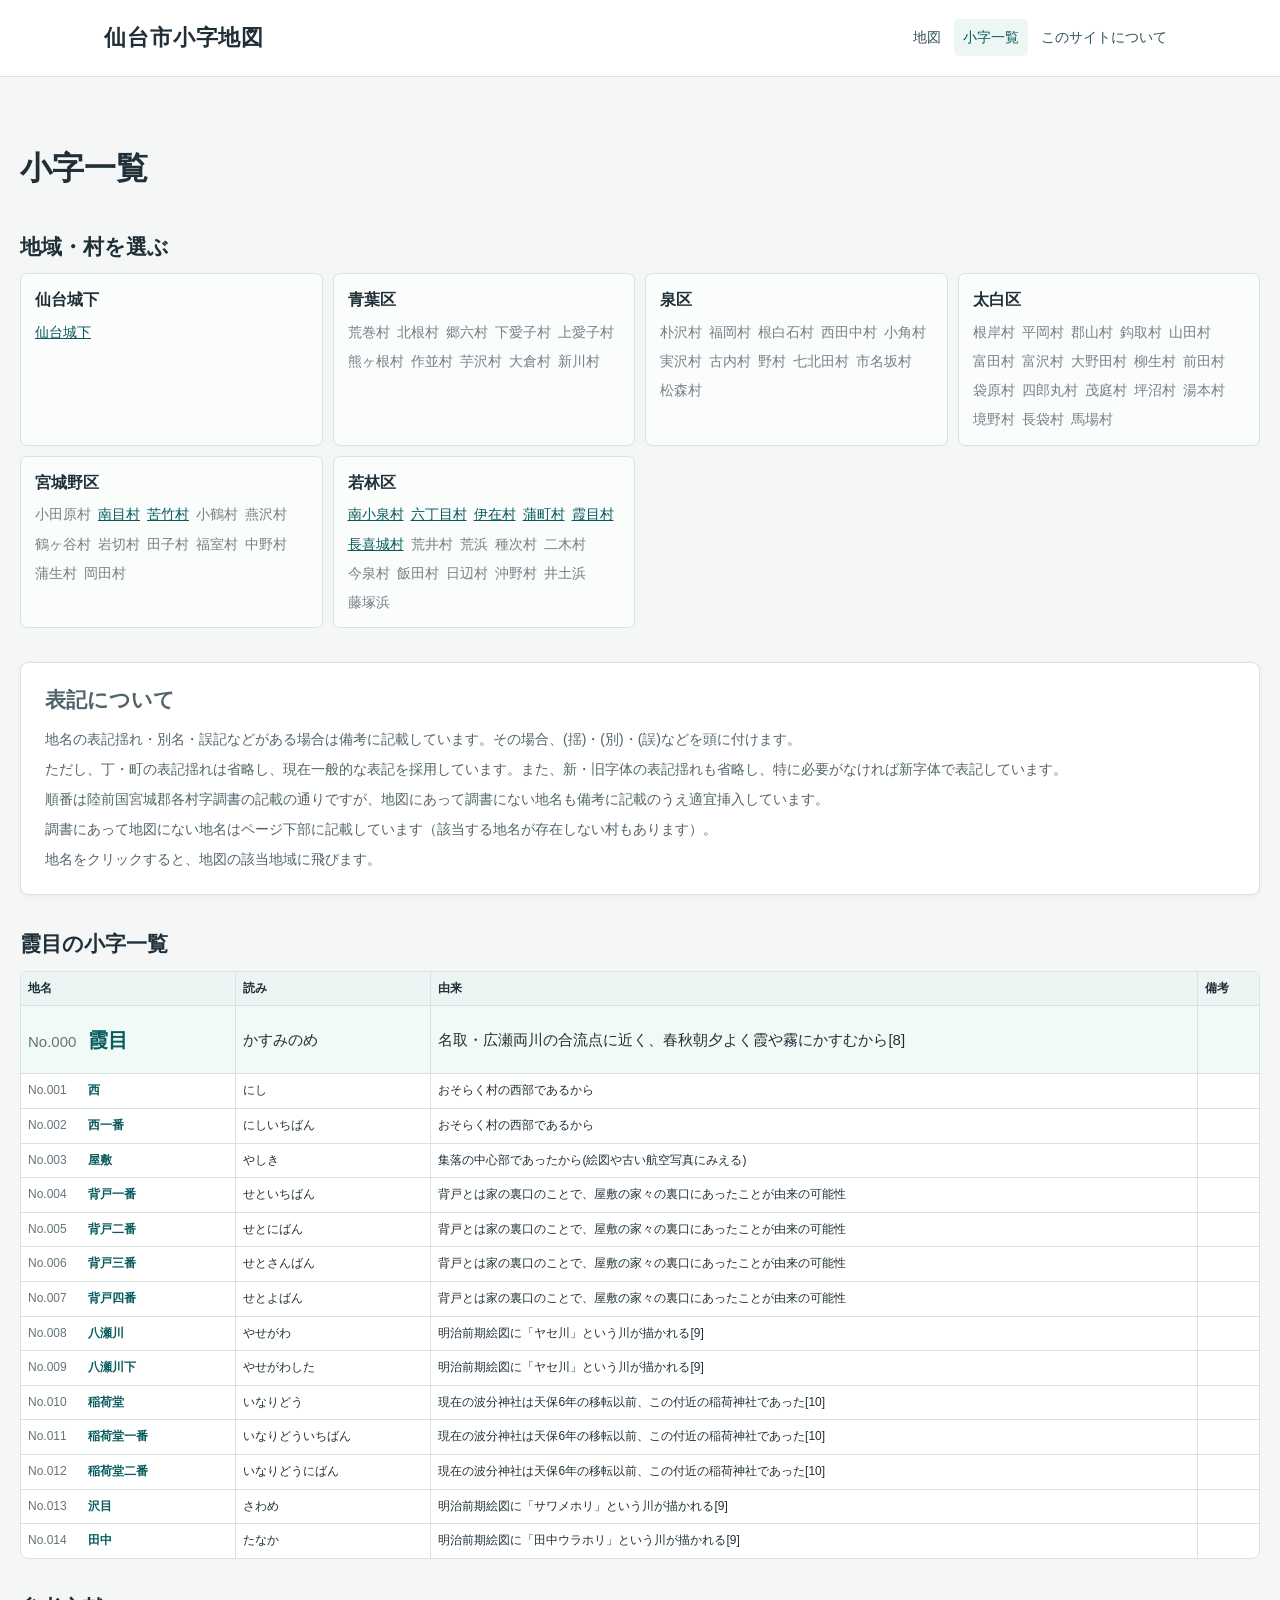
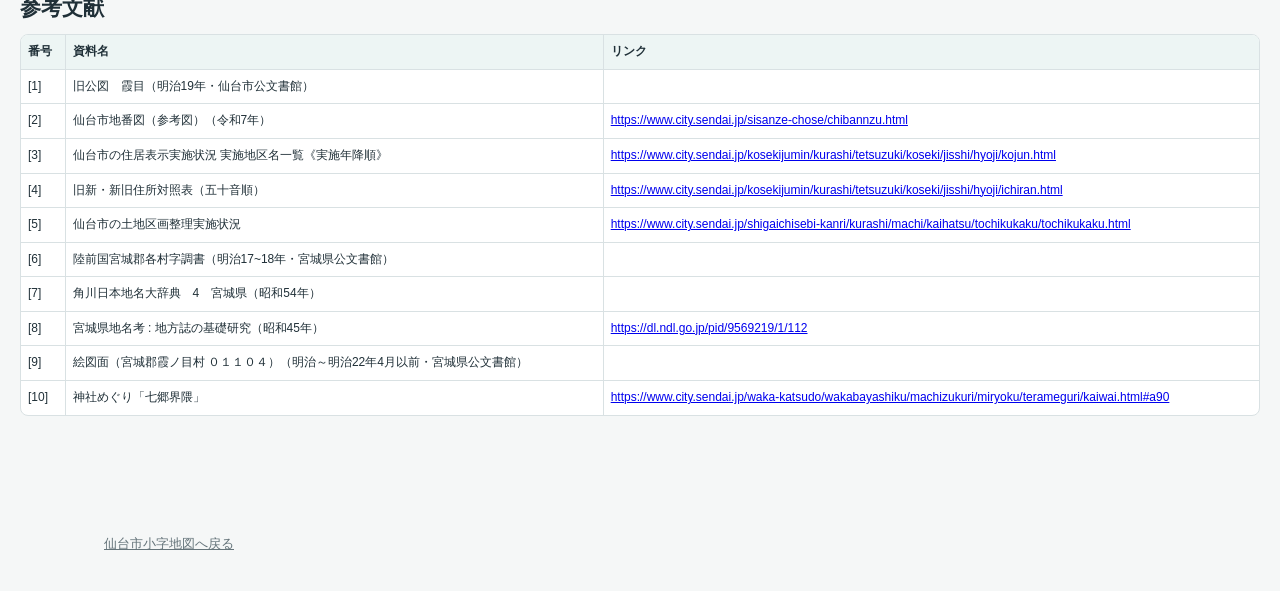
<file: koaza-list/kasuminome/index.html>
<!doctype html>
<html lang="ja">
<head>
  <meta charset="utf-8">
  <meta name="viewport" content="width=device-width, initial-scale=1">
  <title>霞目の小字一覧｜仙台市小字地図</title>
  <link rel="icon" type="image/png" sizes="512x512" href="../../resources/favicon.png">
  <link rel="apple-touch-icon" href="../../resources/favicon.png">
  <link rel="stylesheet" href="../../resources/content-pages.css">
</head>
<body class="content-page koaza-list-page">
  <header class="content-header">
    <div class="content-header__inner">
      <a class="content-brand" href="../../">仙台市小字地図</a>
      <nav class="content-nav" aria-label="サイト内メニュー"><a href="../../">地図</a><a href="../" aria-current="page">小字一覧</a><a href="../../about/">このサイトについて</a></nav>
    </div>
  </header>
  <main class="content-main">
    <h1>小字一覧</h1>
    <section class="content-section"><h2>地域・村を選ぶ</h2><div id="area-navigation" class="list-navigation" aria-label="地域・村の一覧"></div></section>
    <section class="content-section content-card list-notes"><h2>表記について</h2><div id="list-notes"></div></section>
    <section class="content-section"><h2 id="list-title">霞目の小字一覧</h2><div class="list-table-wrap"><table id="main-list" class="list-table"></table></div></section>
    <section id="extra-section" class="content-section" hidden><h2>おまけ</h2><p>調書に存在し、地図に存在しない地名です。</p><div class="list-table-wrap"><table id="extra-list" class="list-table"></table></div></section>
    <section id="references-section" class="content-section"><h2>参考文献</h2><div class="list-table-wrap"><table id="references-list" class="list-table references-table"></table></div></section>
  </main>
  <footer class="content-footer"><a href="../../">仙台市小字地図へ戻る</a></footer>
  <script src="./data.js"></script><script src="../list.js"></script>
</body>
</html>
</file>
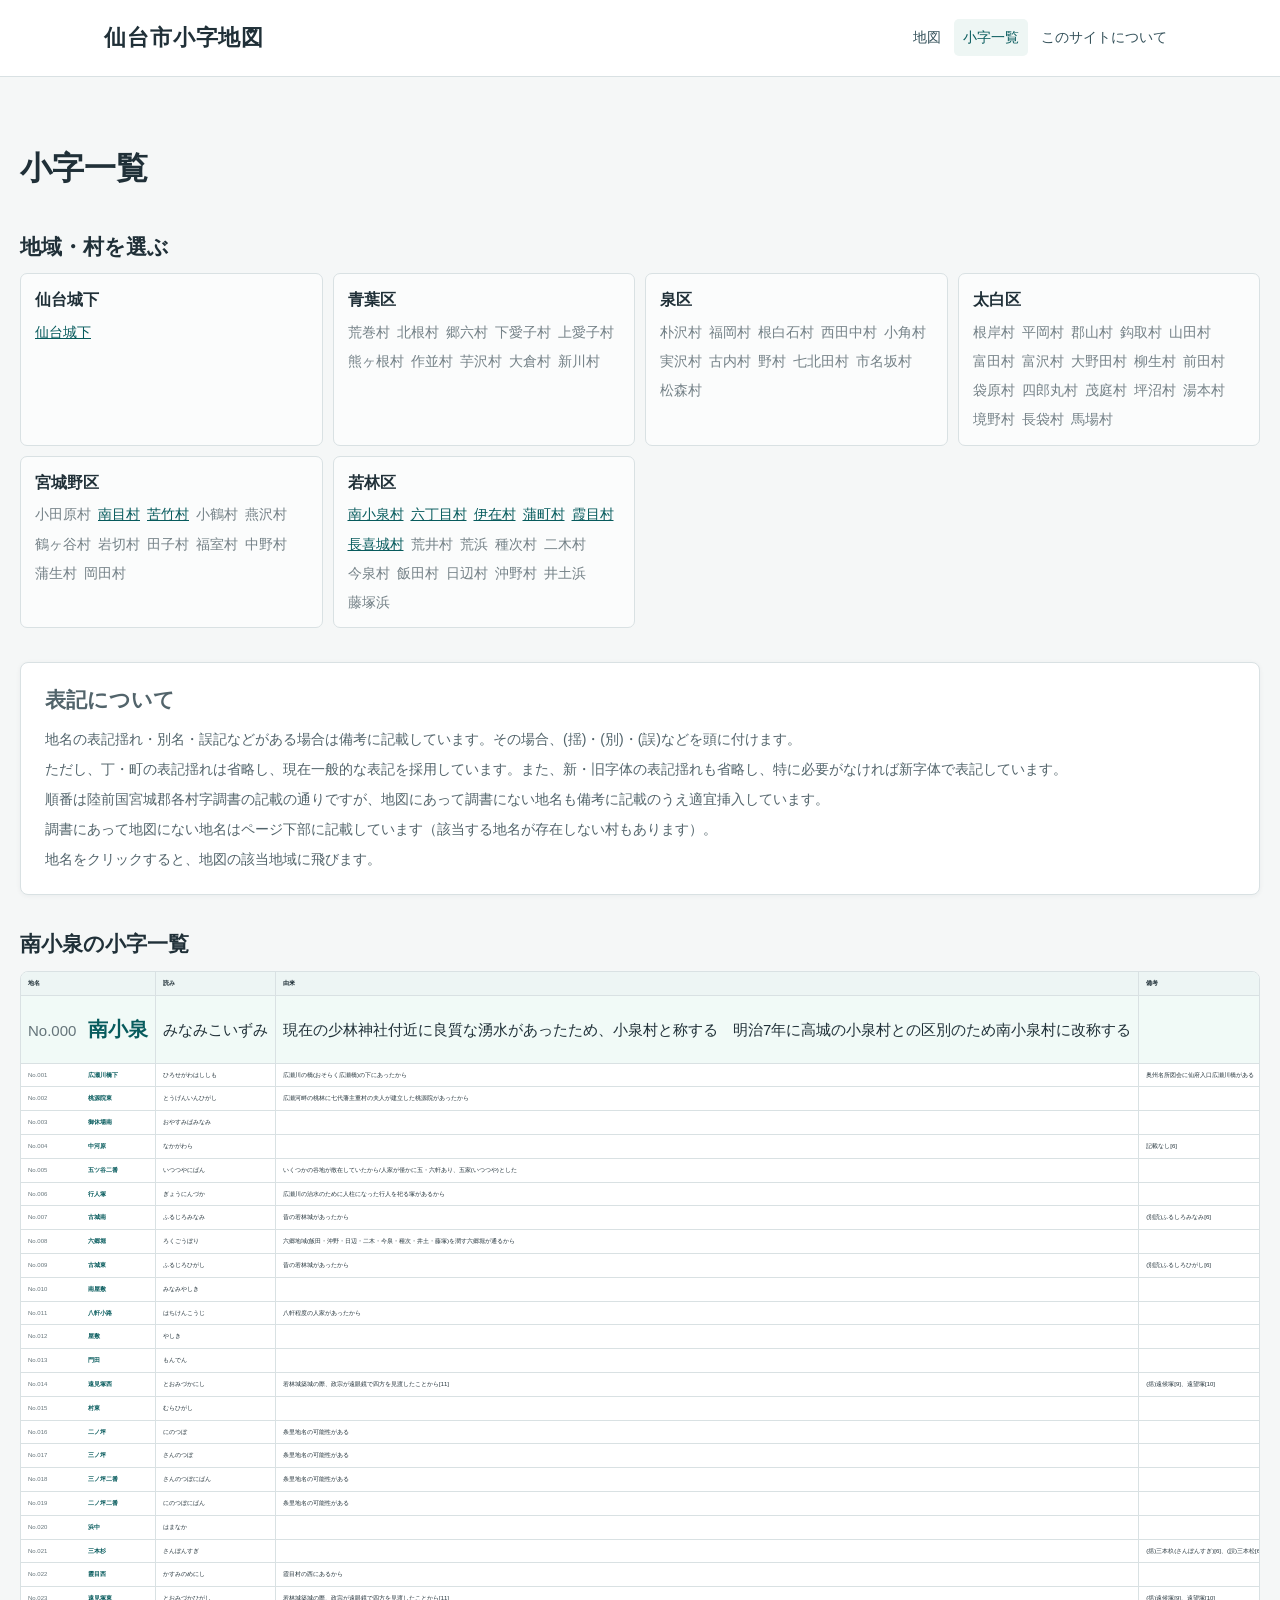
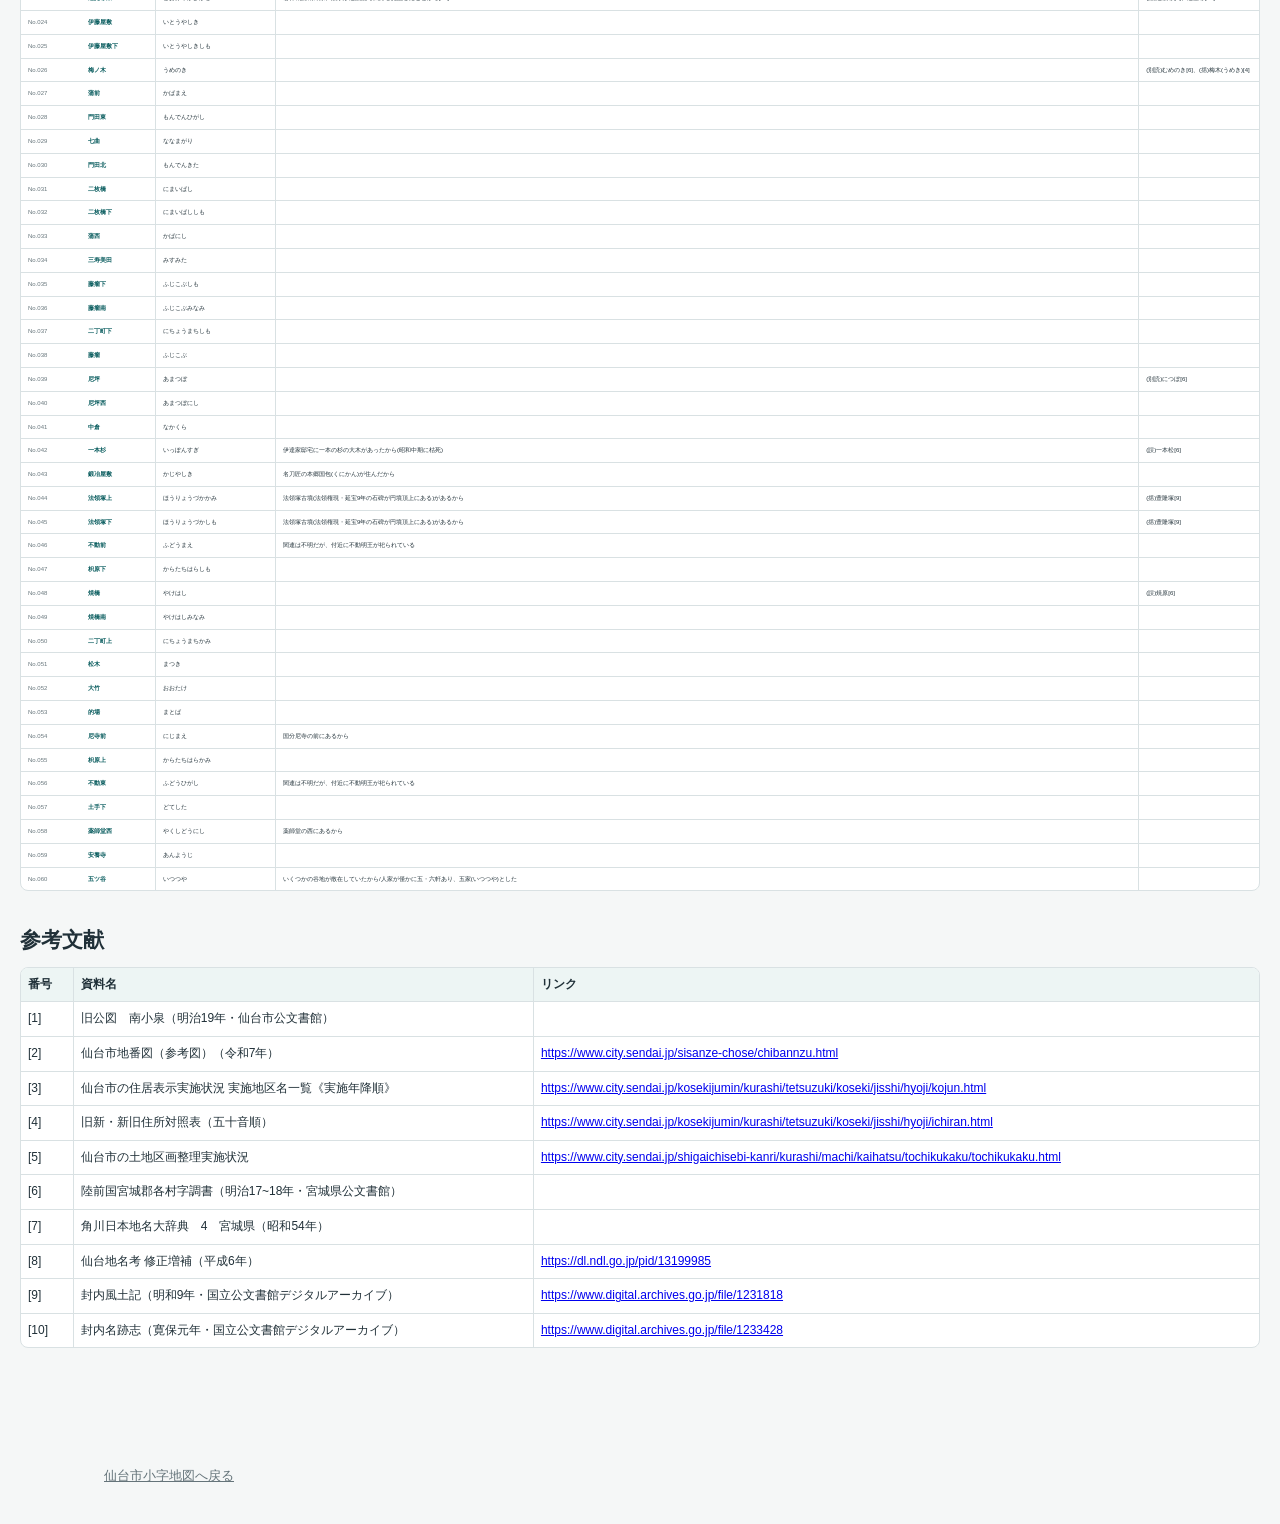
<file: koaza-list/minamikoizumi/index.html>
<!doctype html>
<html lang="ja">
<head>
  <meta charset="utf-8">
  <meta name="viewport" content="width=device-width, initial-scale=1">
  <title>南小泉の小字一覧｜仙台市小字地図</title>
  <link rel="icon" type="image/png" sizes="512x512" href="../../resources/favicon.png">
  <link rel="apple-touch-icon" href="../../resources/favicon.png">
  <link rel="stylesheet" href="../../resources/content-pages.css">
</head>
<body class="content-page koaza-list-page">
  <header class="content-header">
    <div class="content-header__inner">
      <a class="content-brand" href="../../">仙台市小字地図</a>
      <nav class="content-nav" aria-label="サイト内メニュー"><a href="../../">地図</a><a href="../" aria-current="page">小字一覧</a><a href="../../about/">このサイトについて</a></nav>
    </div>
  </header>
  <main class="content-main">
    <h1>小字一覧</h1>
    <section class="content-section"><h2>地域・村を選ぶ</h2><div id="area-navigation" class="list-navigation" aria-label="地域・村の一覧"></div></section>
    <section class="content-section content-card list-notes"><h2>表記について</h2><div id="list-notes"></div></section>
    <section class="content-section"><h2 id="list-title">南小泉の小字一覧</h2><div class="list-table-wrap"><table id="main-list" class="list-table"></table></div></section>
    <section id="extra-section" class="content-section" hidden><h2>おまけ</h2><p>調書に存在し、地図に存在しない地名です。</p><div class="list-table-wrap"><table id="extra-list" class="list-table"></table></div></section>
    <section id="references-section" class="content-section"><h2>参考文献</h2><div class="list-table-wrap"><table id="references-list" class="list-table references-table"></table></div></section>
  </main>
  <footer class="content-footer"><a href="../../">仙台市小字地図へ戻る</a></footer>
  <script src="./data.js"></script><script src="../list.js"></script>
</body>
</html>
</file>
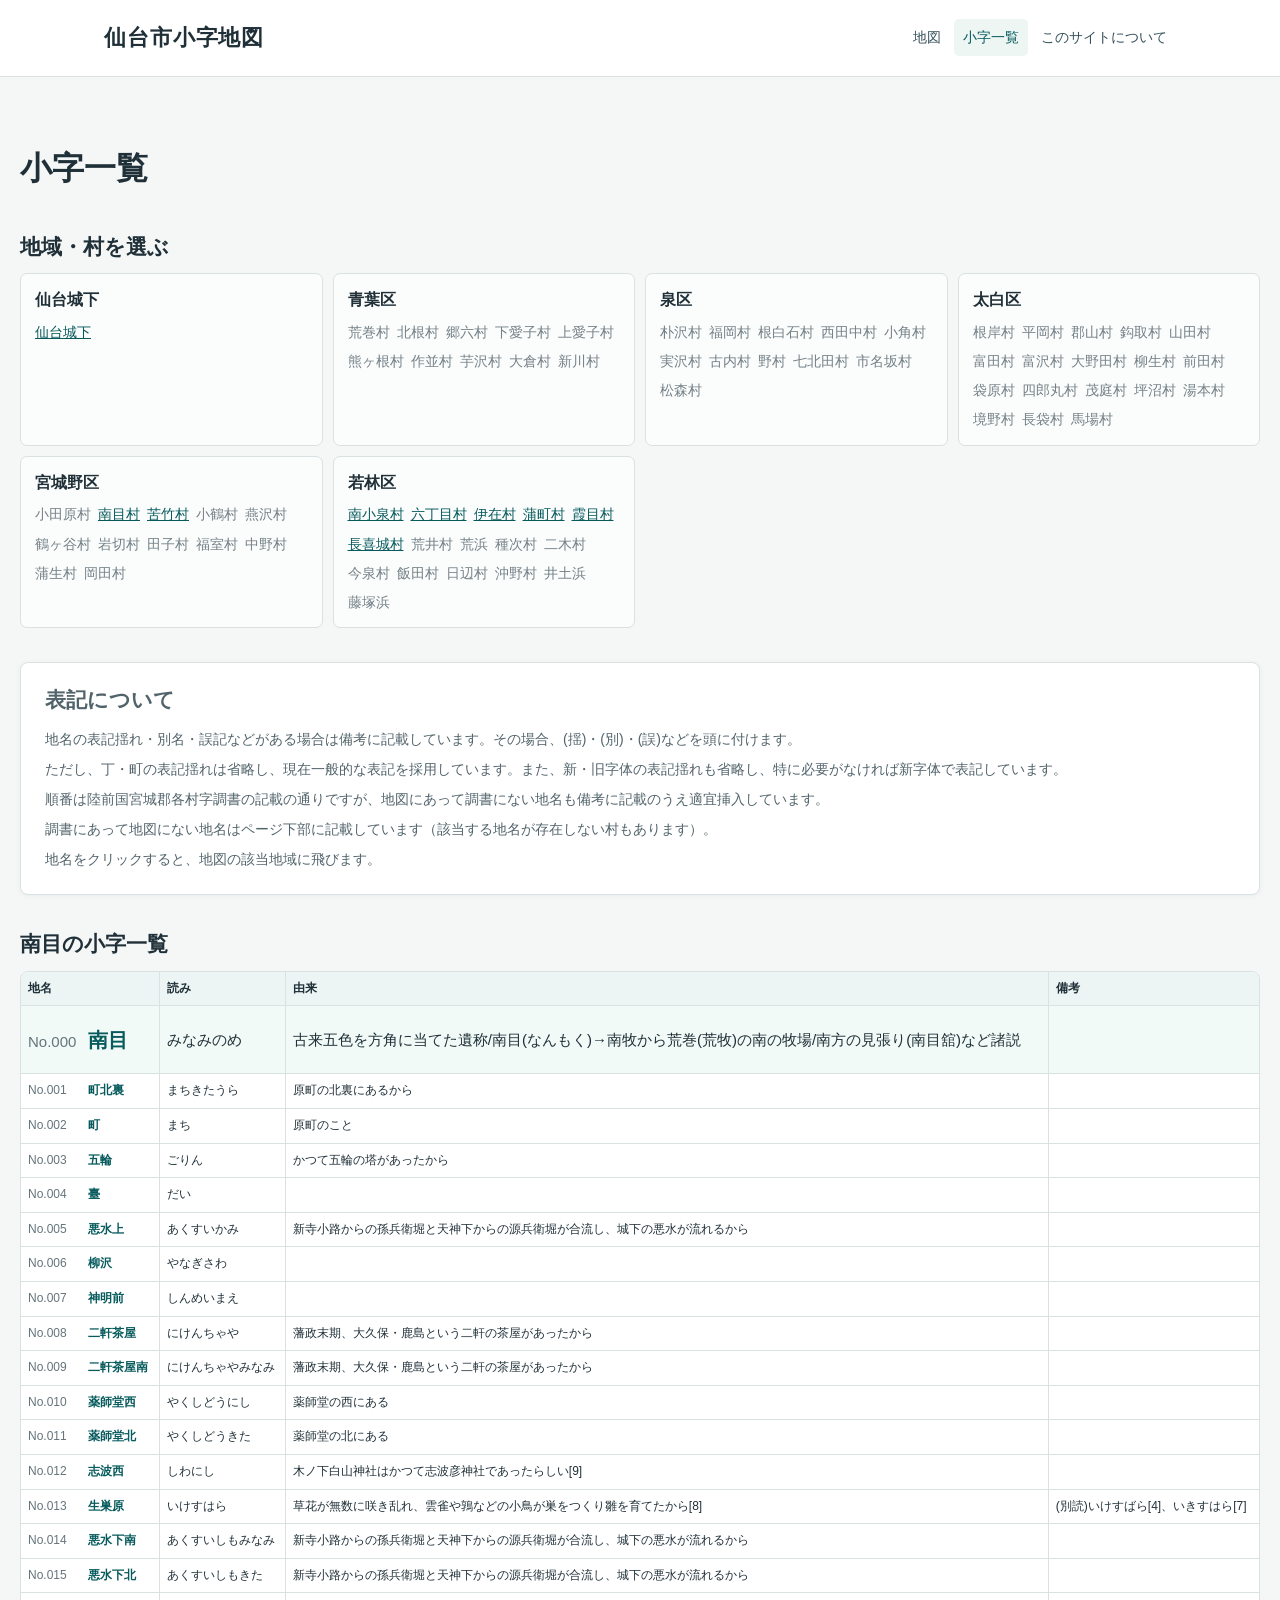
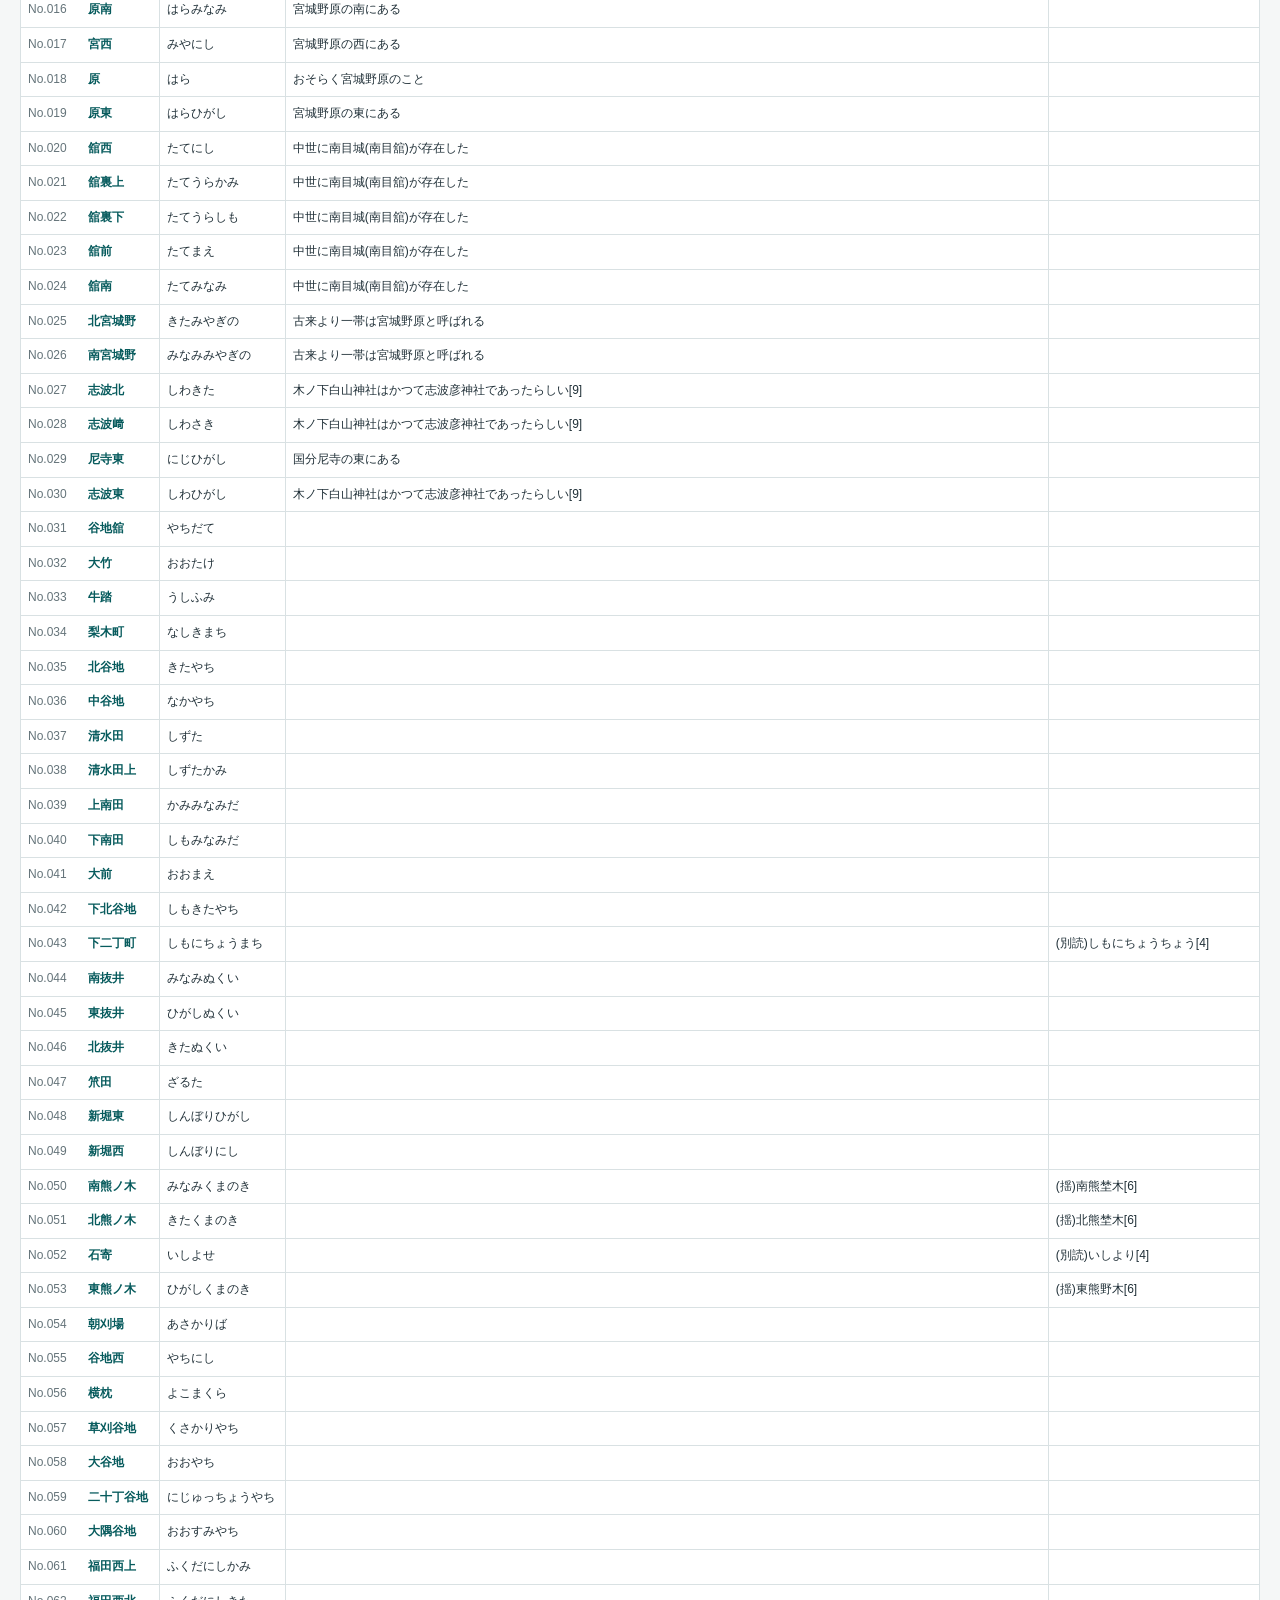
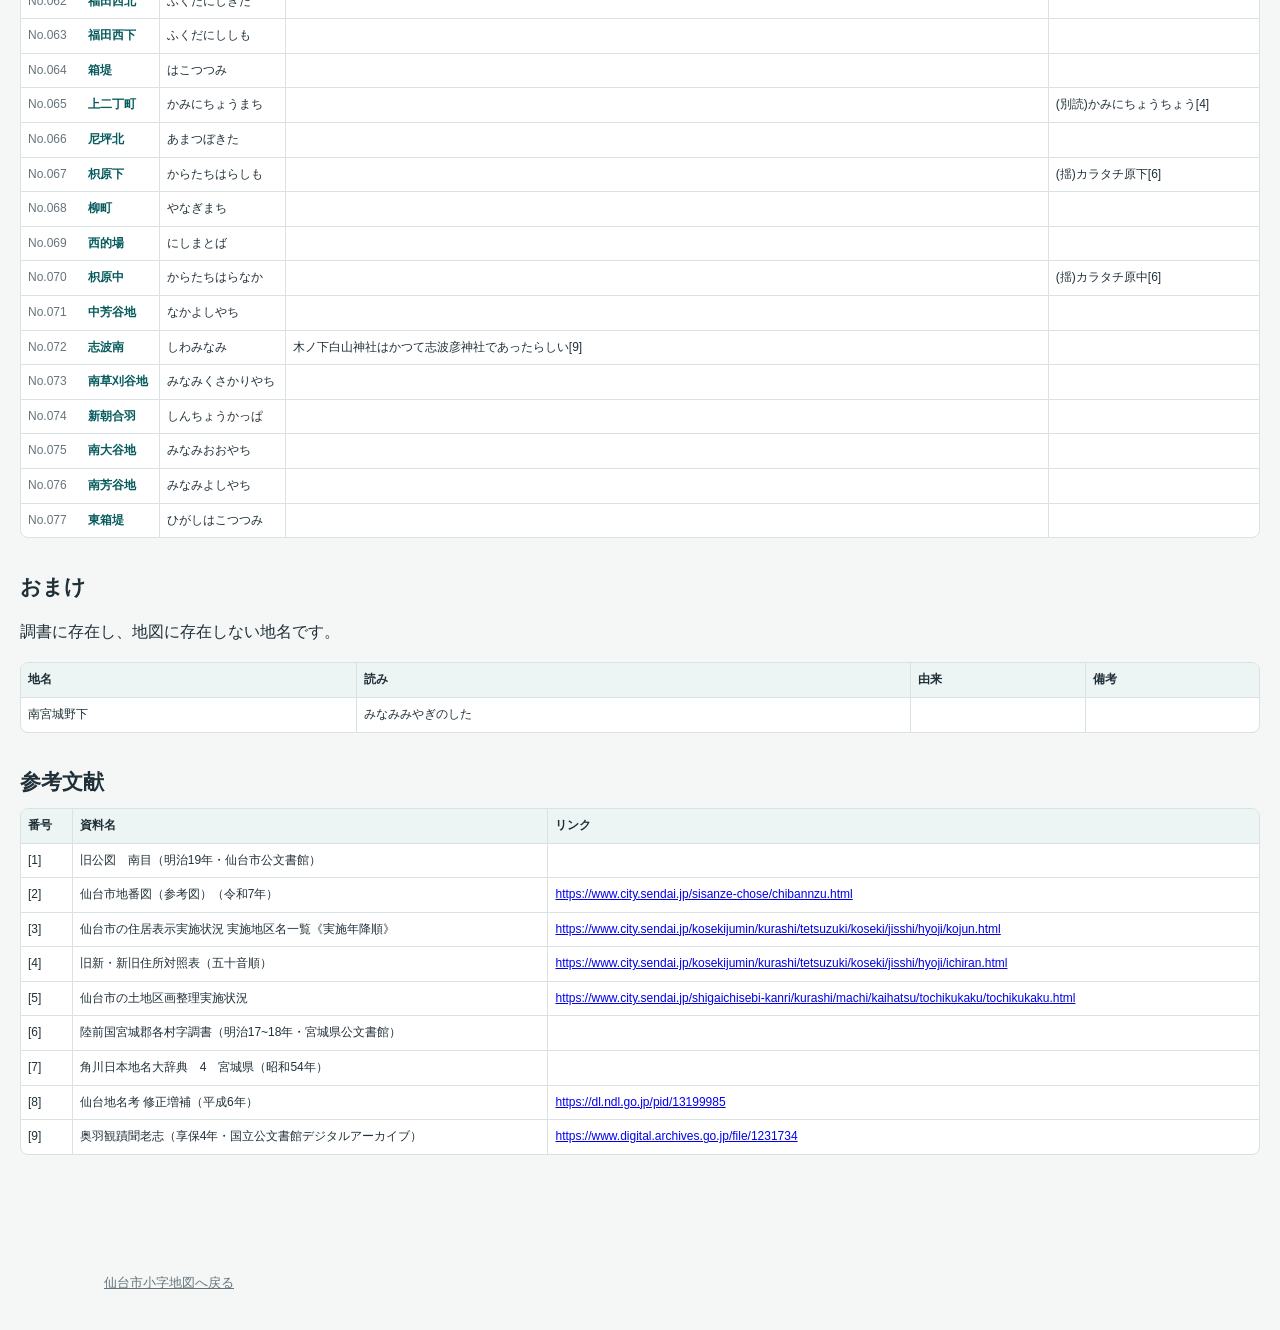
<file: koaza-list/minamime/index.html>
<!doctype html>
<html lang="ja">
<head>
  <meta charset="utf-8">
  <meta name="viewport" content="width=device-width, initial-scale=1">
  <title>南目の小字一覧｜仙台市小字地図</title>
  <link rel="icon" type="image/png" sizes="512x512" href="../../resources/favicon.png">
  <link rel="apple-touch-icon" href="../../resources/favicon.png">
  <link rel="stylesheet" href="../../resources/content-pages.css">
</head>
<body class="content-page koaza-list-page">
  <header class="content-header">
    <div class="content-header__inner">
      <a class="content-brand" href="../../">仙台市小字地図</a>
      <nav class="content-nav" aria-label="サイト内メニュー"><a href="../../">地図</a><a href="../" aria-current="page">小字一覧</a><a href="../../about/">このサイトについて</a></nav>
    </div>
  </header>
  <main class="content-main">
    <h1>小字一覧</h1>
    <section class="content-section"><h2>地域・村を選ぶ</h2><div id="area-navigation" class="list-navigation" aria-label="地域・村の一覧"></div></section>
    <section class="content-section content-card list-notes"><h2>表記について</h2><div id="list-notes"></div></section>
    <section class="content-section"><h2 id="list-title">南目の小字一覧</h2><div class="list-table-wrap"><table id="main-list" class="list-table"></table></div></section>
    <section id="extra-section" class="content-section" hidden><h2>おまけ</h2><p>調書に存在し、地図に存在しない地名です。</p><div class="list-table-wrap"><table id="extra-list" class="list-table"></table></div></section>
    <section id="references-section" class="content-section"><h2>参考文献</h2><div class="list-table-wrap"><table id="references-list" class="list-table references-table"></table></div></section>
  </main>
  <footer class="content-footer"><a href="../../">仙台市小字地図へ戻る</a></footer>
  <script src="./data.js"></script><script src="../list.js"></script>
</body>
</html>
</file>
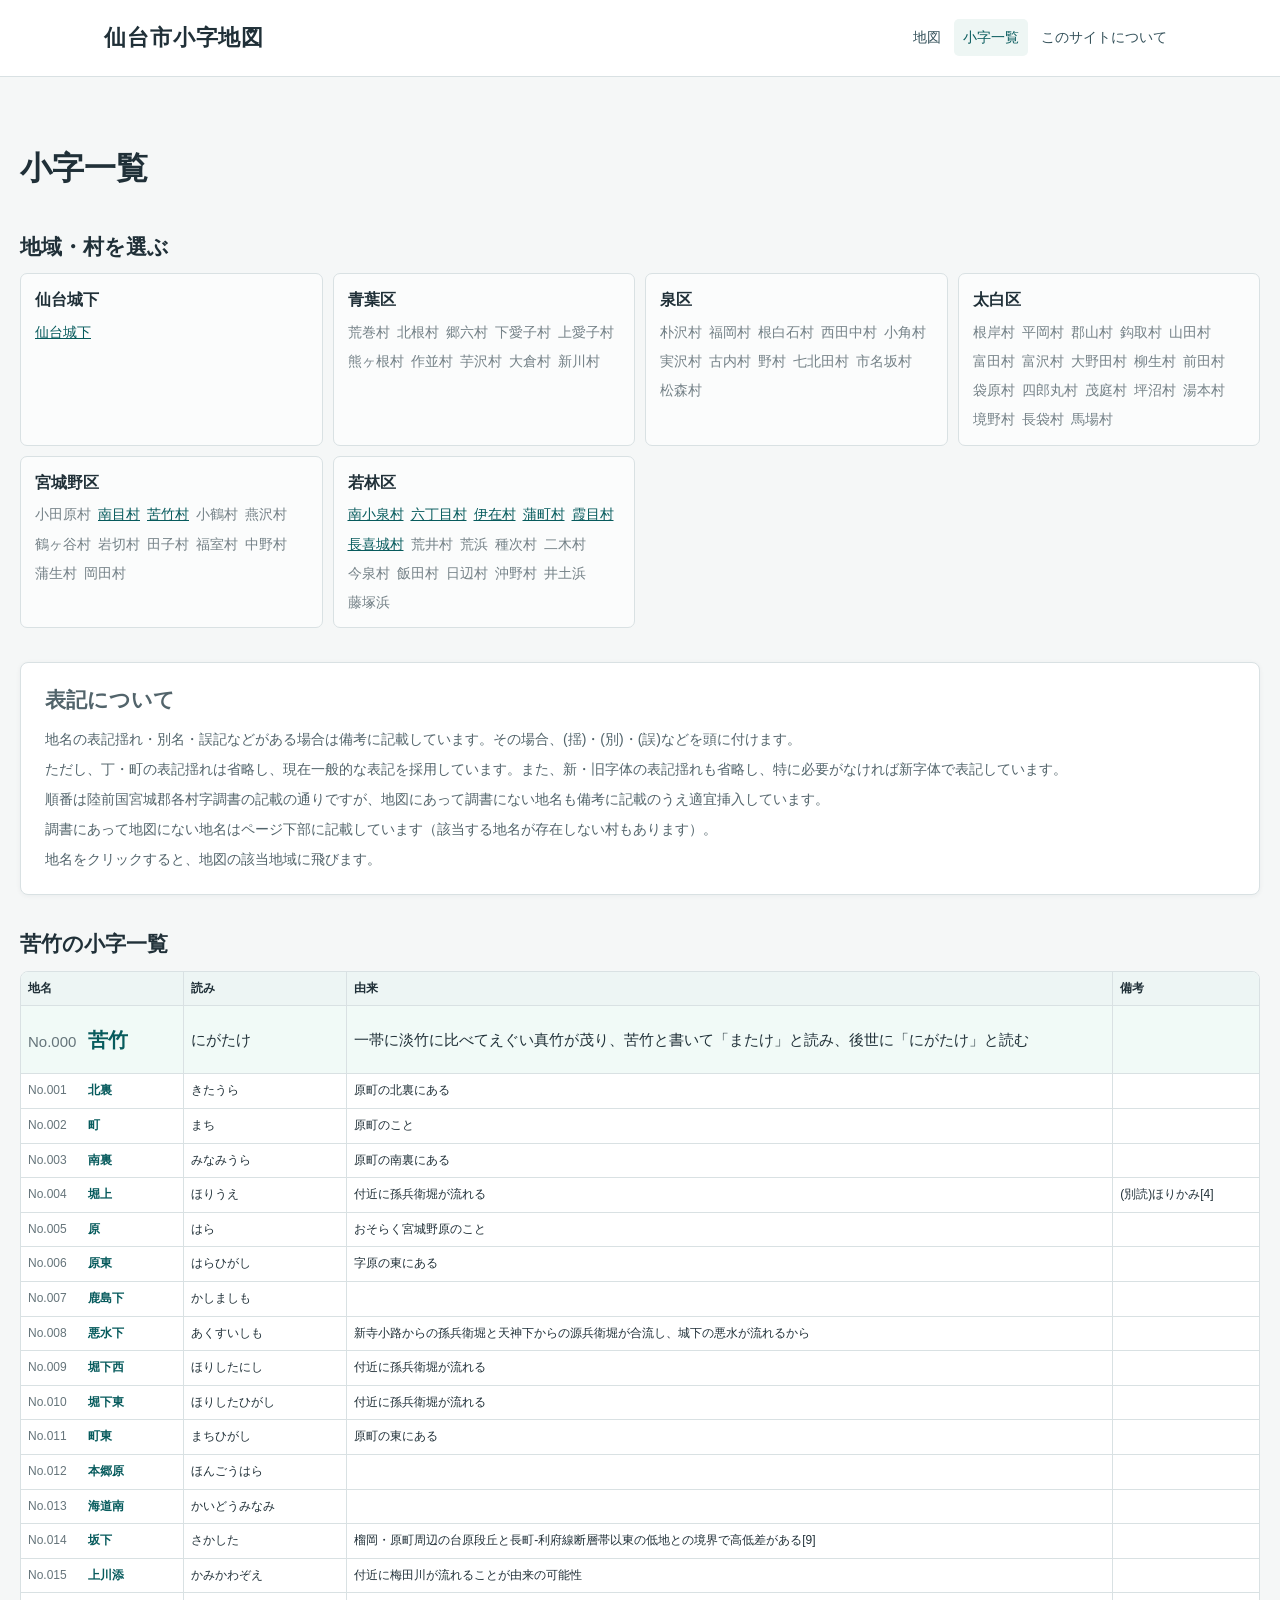
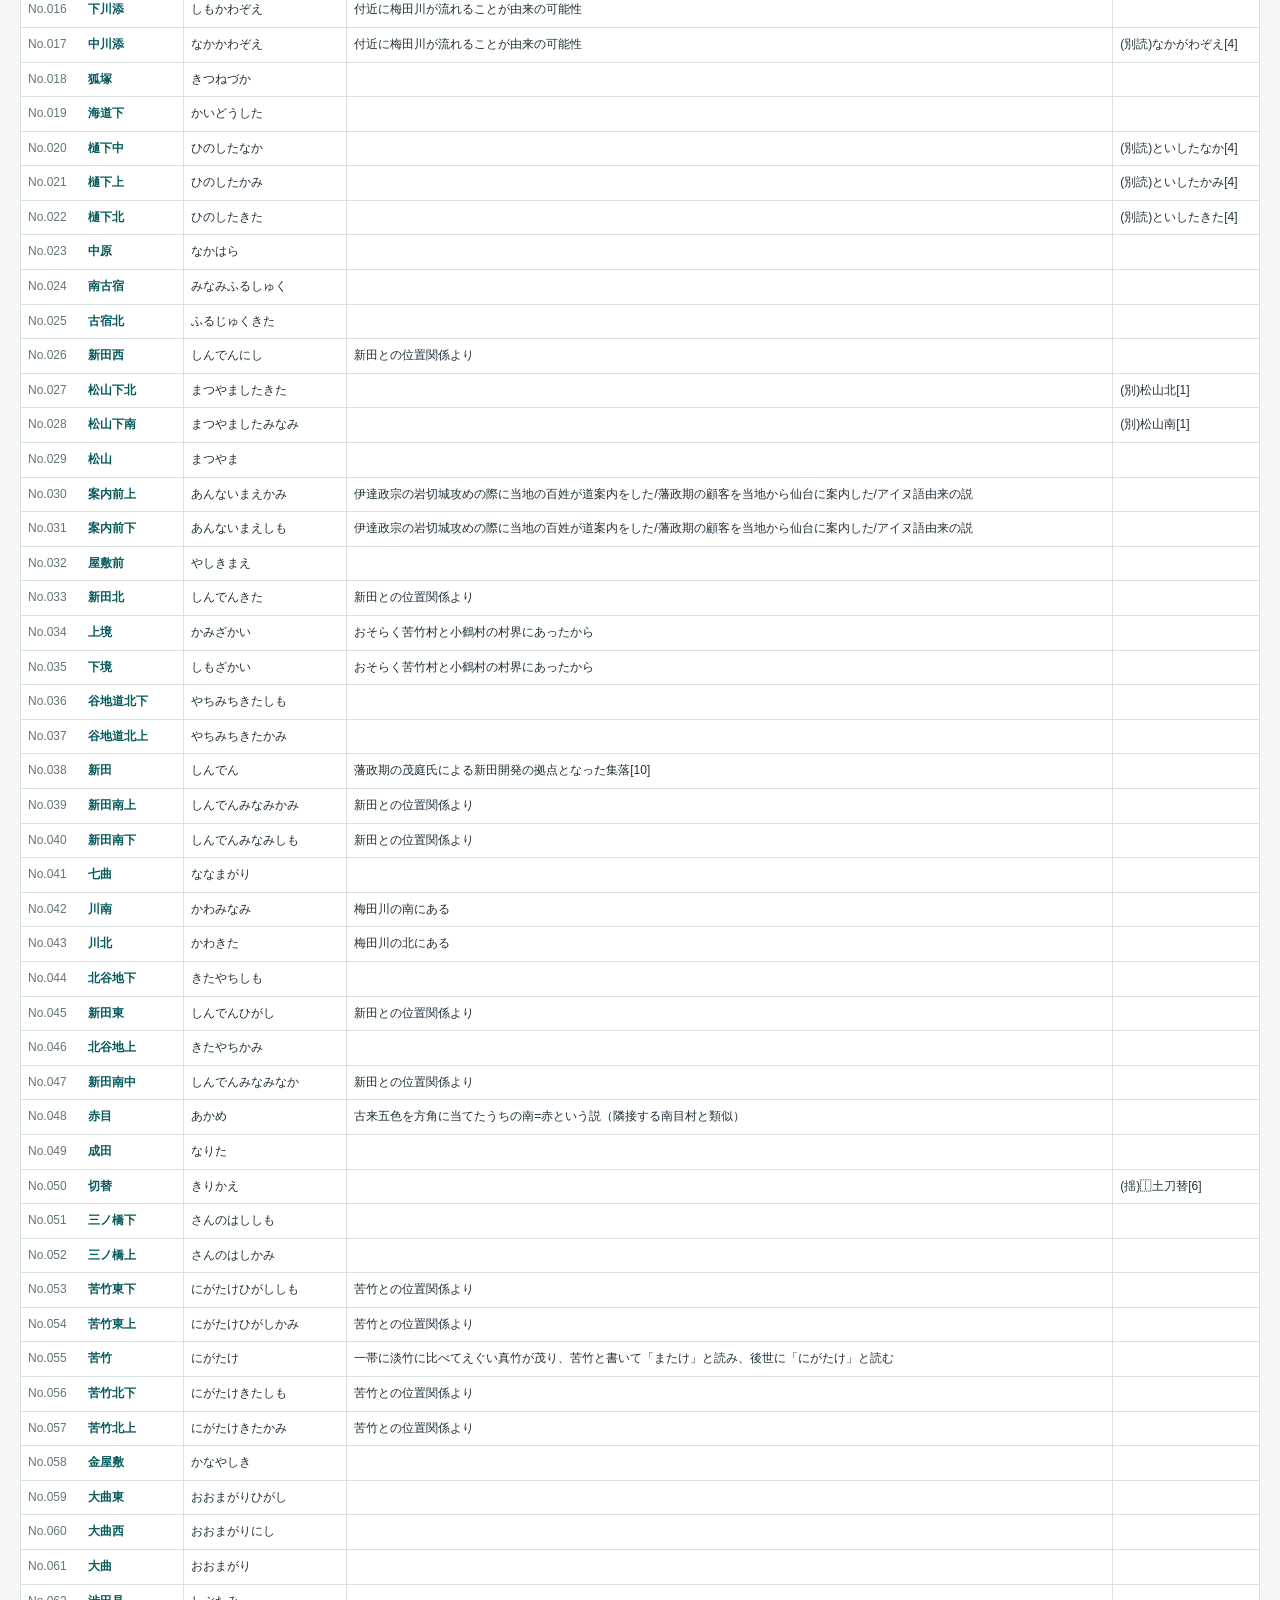
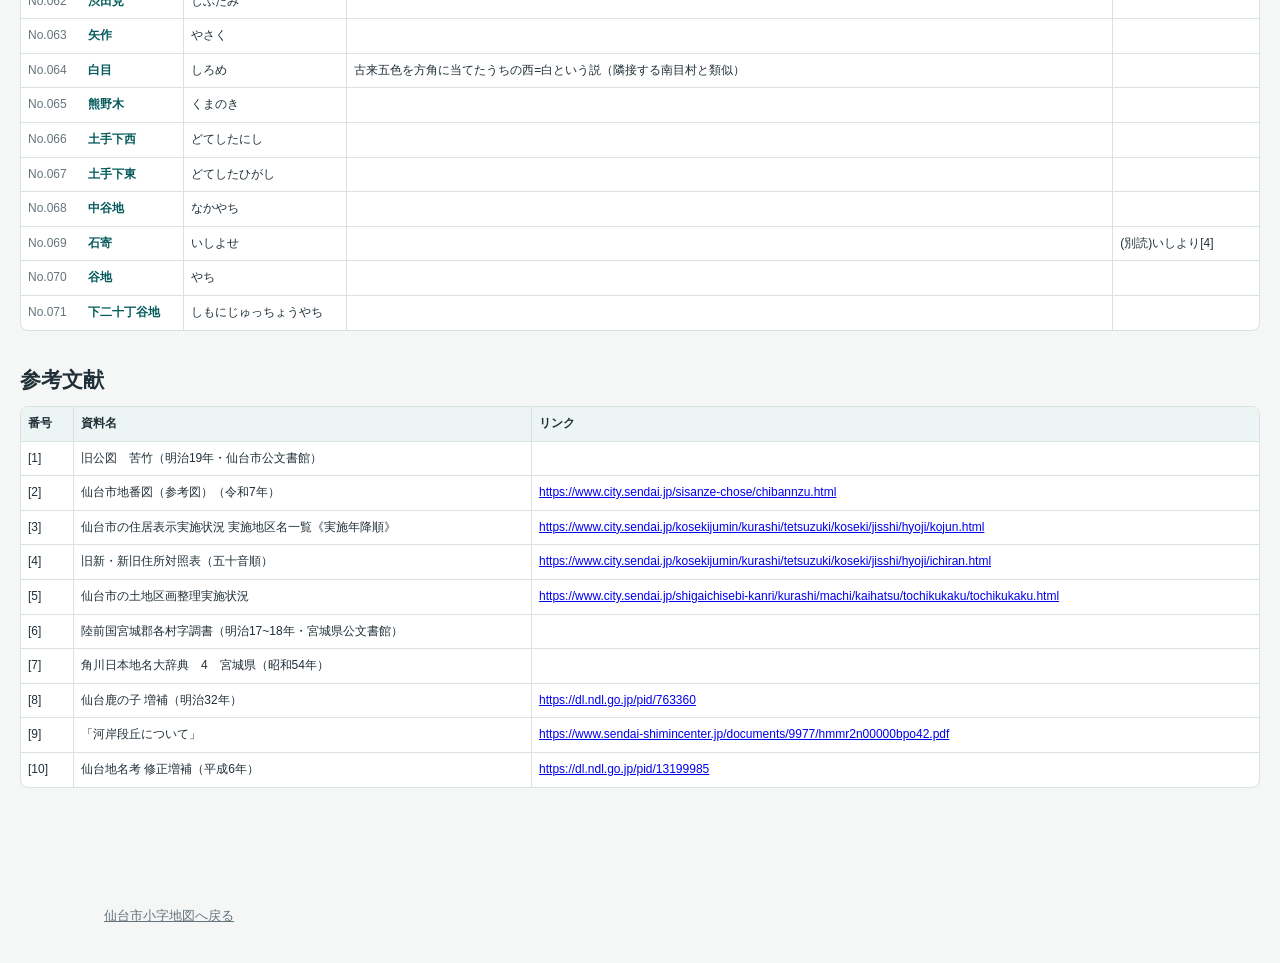
<file: koaza-list/nigatake/index.html>
<!doctype html>
<html lang="ja">
<head>
  <meta charset="utf-8">
  <meta name="viewport" content="width=device-width, initial-scale=1">
  <title>苦竹の小字一覧｜仙台市小字地図</title>
  <link rel="icon" type="image/png" sizes="512x512" href="../../resources/favicon.png">
  <link rel="apple-touch-icon" href="../../resources/favicon.png">
  <link rel="stylesheet" href="../../resources/content-pages.css">
</head>
<body class="content-page koaza-list-page">
  <header class="content-header">
    <div class="content-header__inner">
      <a class="content-brand" href="../../">仙台市小字地図</a>
      <nav class="content-nav" aria-label="サイト内メニュー"><a href="../../">地図</a><a href="../" aria-current="page">小字一覧</a><a href="../../about/">このサイトについて</a></nav>
    </div>
  </header>
  <main class="content-main">
    <h1>小字一覧</h1>
    <section class="content-section"><h2>地域・村を選ぶ</h2><div id="area-navigation" class="list-navigation" aria-label="地域・村の一覧"></div></section>
    <section class="content-section content-card list-notes"><h2>表記について</h2><div id="list-notes"></div></section>
    <section class="content-section"><h2 id="list-title">苦竹の小字一覧</h2><div class="list-table-wrap"><table id="main-list" class="list-table"></table></div></section>
    <section id="extra-section" class="content-section" hidden><h2>おまけ</h2><p>調書に存在し、地図に存在しない地名です。</p><div class="list-table-wrap"><table id="extra-list" class="list-table"></table></div></section>
    <section id="references-section" class="content-section"><h2>参考文献</h2><div class="list-table-wrap"><table id="references-list" class="list-table references-table"></table></div></section>
  </main>
  <footer class="content-footer"><a href="../../">仙台市小字地図へ戻る</a></footer>
  <script src="./data.js"></script><script src="../list.js"></script>
</body>
</html>
</file>
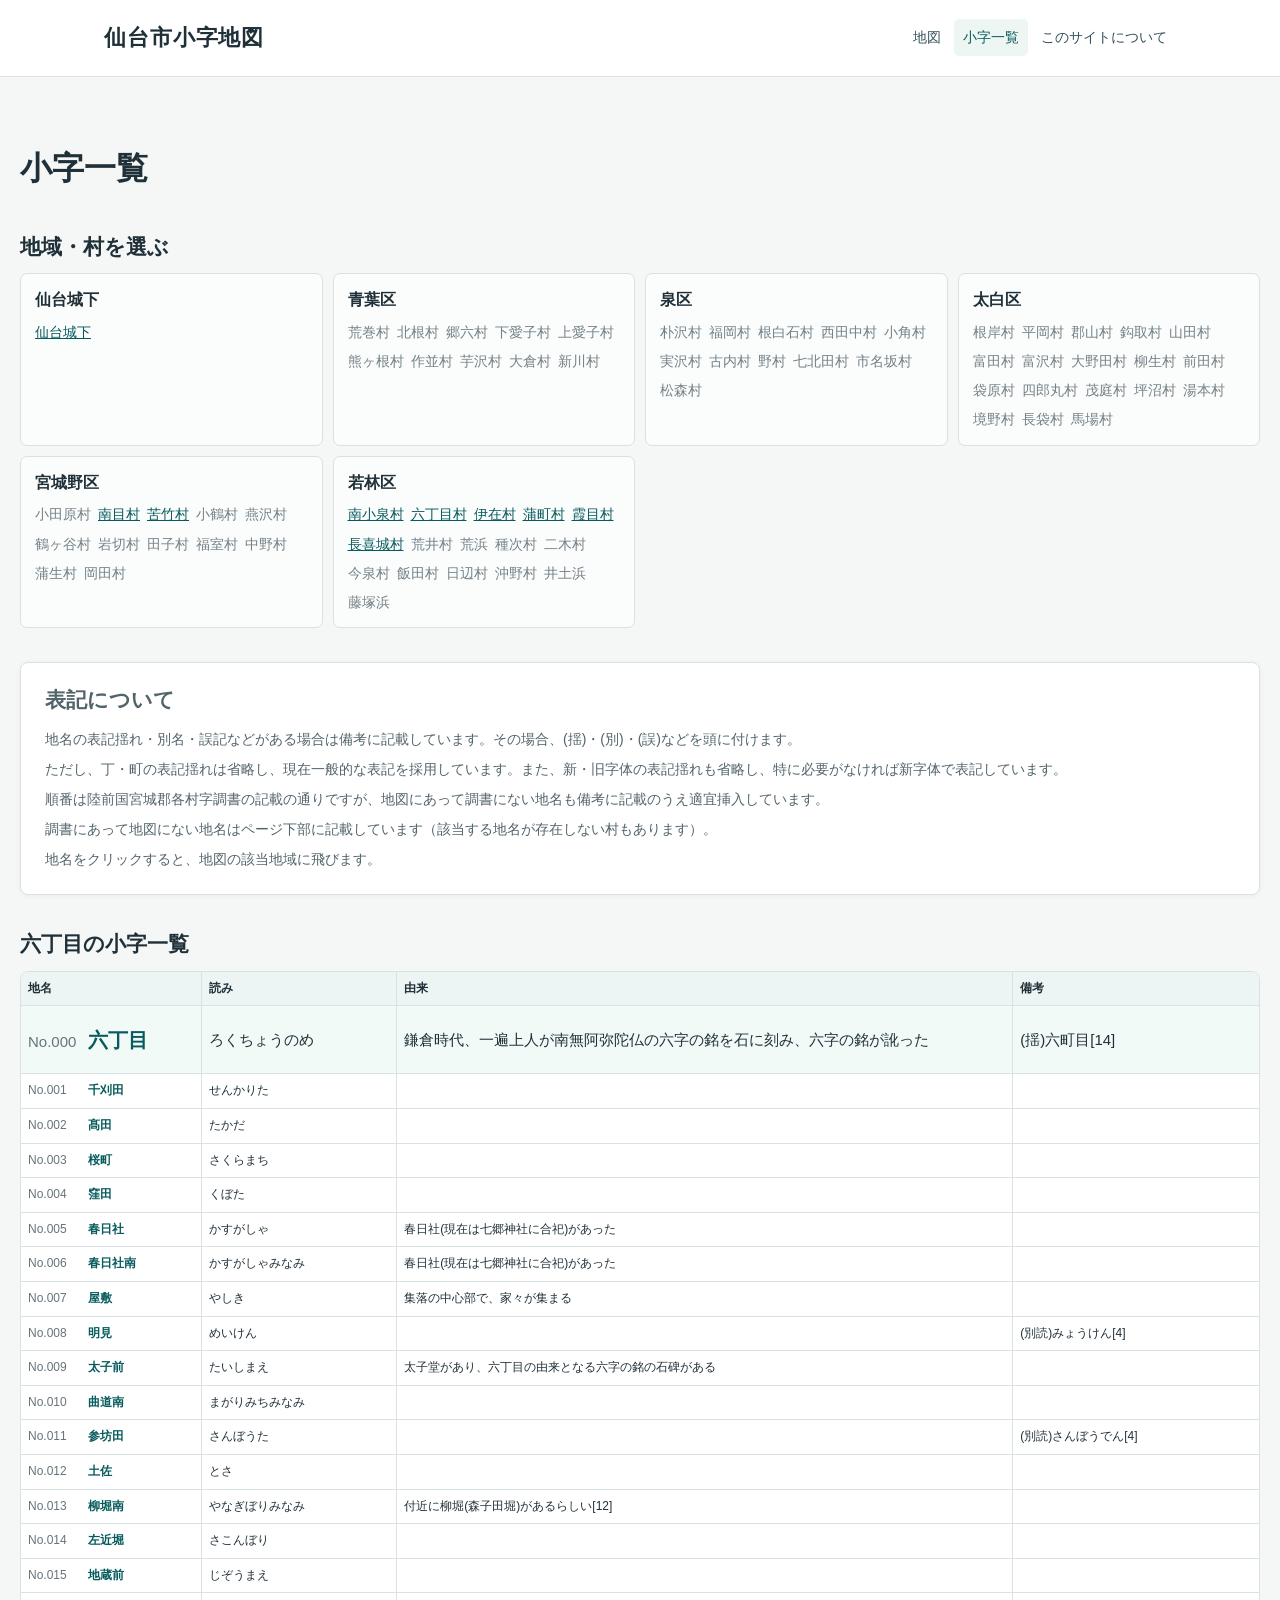
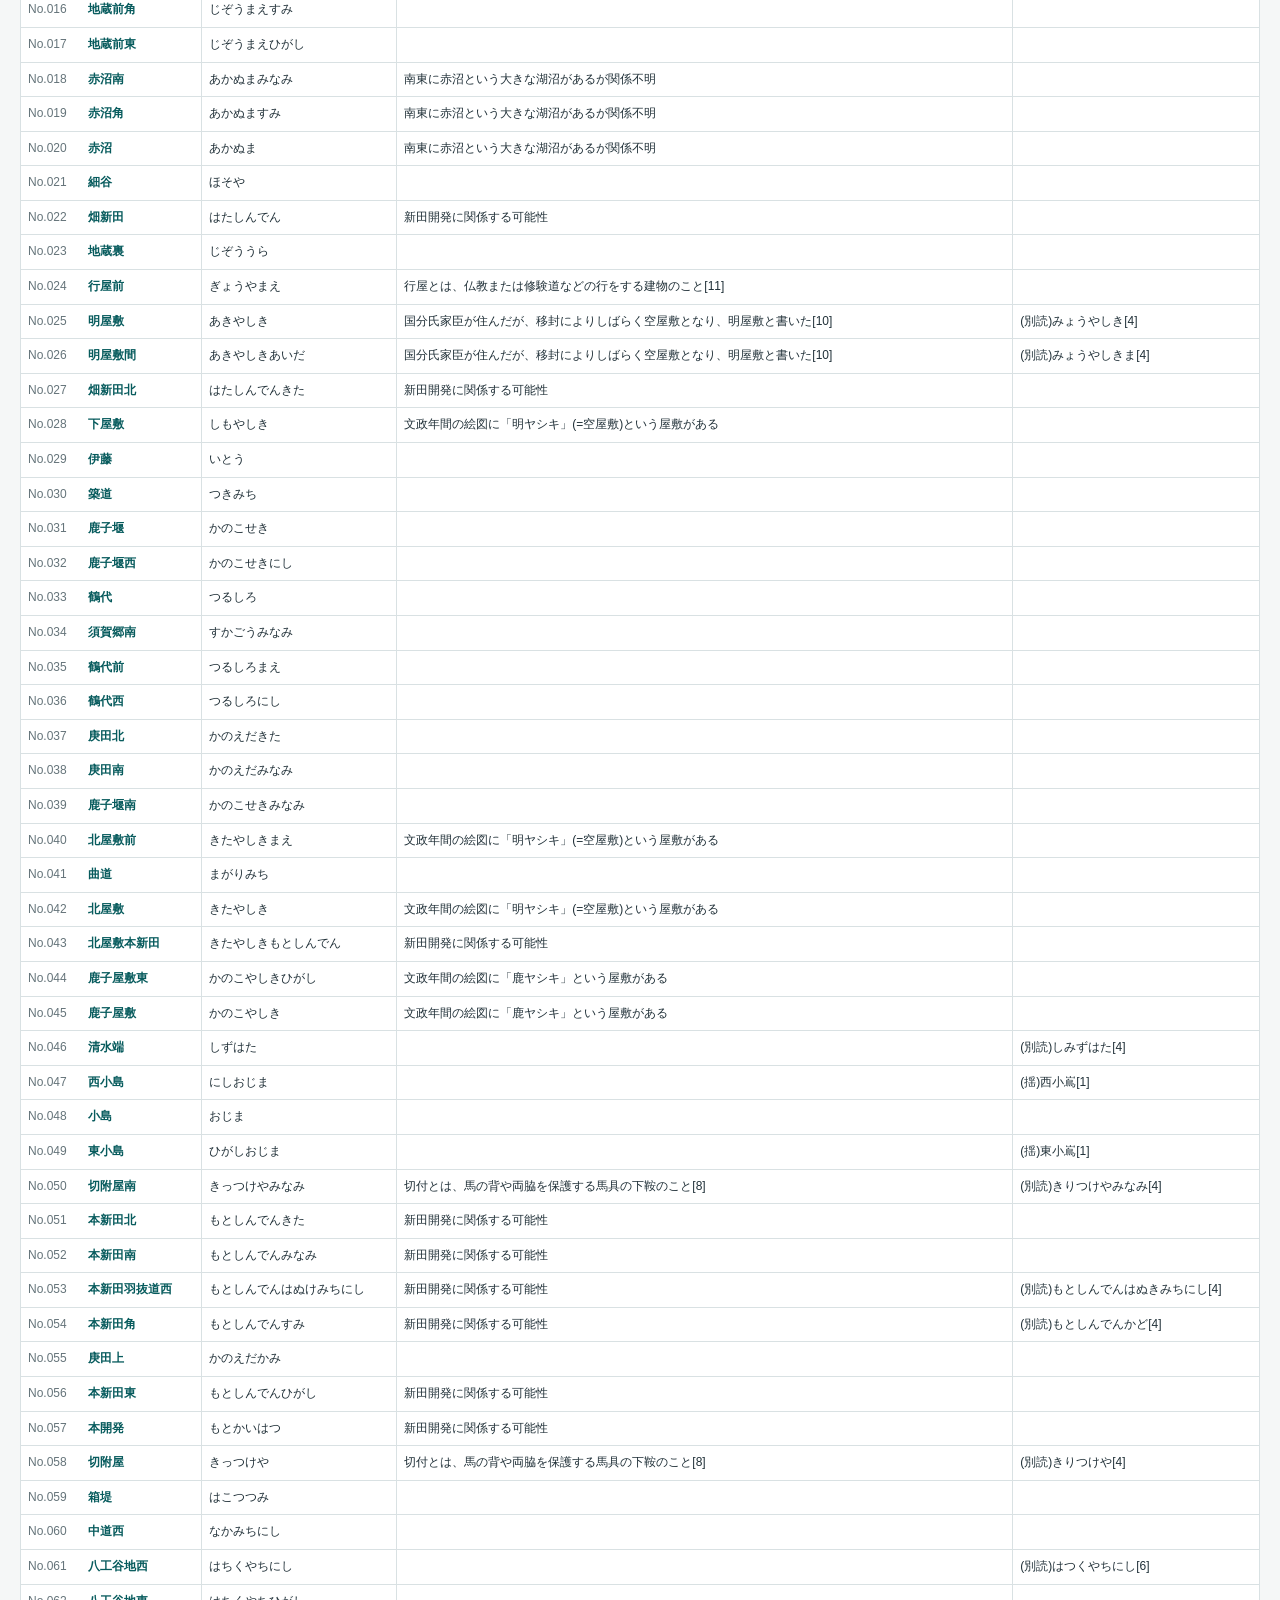
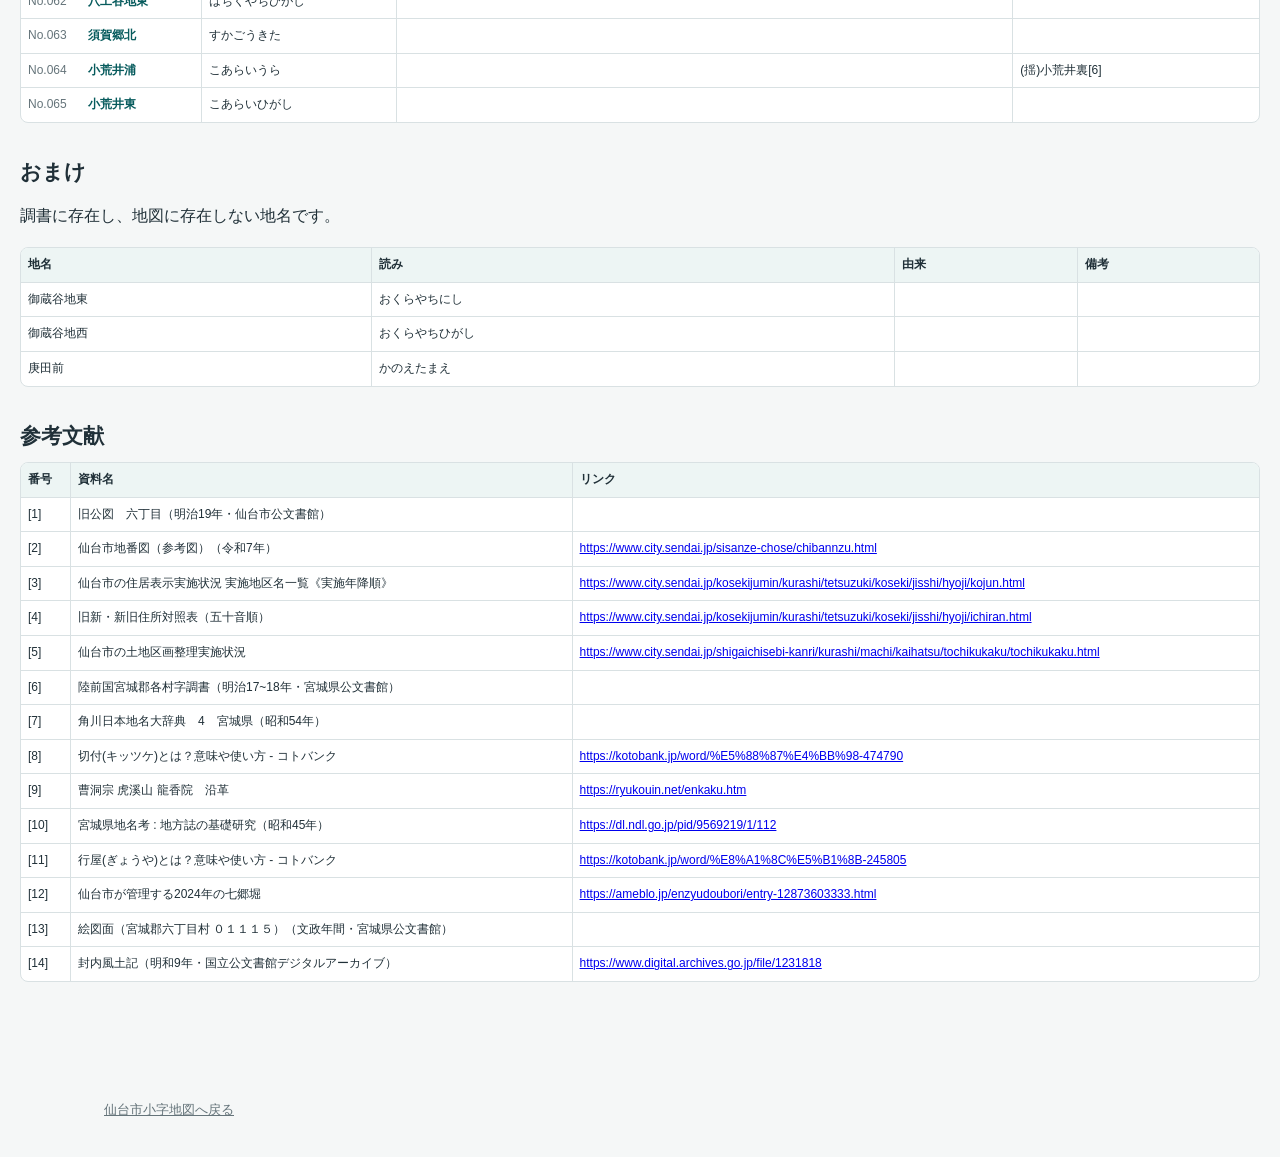
<file: koaza-list/rokuchoume/index.html>
<!doctype html>
<html lang="ja">
<head>
  <meta charset="utf-8">
  <meta name="viewport" content="width=device-width, initial-scale=1">
  <title>六丁目の小字一覧｜仙台市小字地図</title>
  <link rel="icon" type="image/png" sizes="512x512" href="../../resources/favicon.png">
  <link rel="apple-touch-icon" href="../../resources/favicon.png">
  <link rel="stylesheet" href="../../resources/content-pages.css">
</head>
<body class="content-page koaza-list-page">
  <header class="content-header">
    <div class="content-header__inner">
      <a class="content-brand" href="../../">仙台市小字地図</a>
      <nav class="content-nav" aria-label="サイト内メニュー"><a href="../../">地図</a><a href="../" aria-current="page">小字一覧</a><a href="../../about/">このサイトについて</a></nav>
    </div>
  </header>
  <main class="content-main">
    <h1>小字一覧</h1>
    <section class="content-section"><h2>地域・村を選ぶ</h2><div id="area-navigation" class="list-navigation" aria-label="地域・村の一覧"></div></section>
    <section class="content-section content-card list-notes"><h2>表記について</h2><div id="list-notes"></div></section>
    <section class="content-section"><h2 id="list-title">六丁目の小字一覧</h2><div class="list-table-wrap"><table id="main-list" class="list-table"></table></div></section>
    <section id="extra-section" class="content-section" hidden><h2>おまけ</h2><p>調書に存在し、地図に存在しない地名です。</p><div class="list-table-wrap"><table id="extra-list" class="list-table"></table></div></section>
    <section id="references-section" class="content-section"><h2>参考文献</h2><div class="list-table-wrap"><table id="references-list" class="list-table references-table"></table></div></section>
  </main>
  <footer class="content-footer"><a href="../../">仙台市小字地図へ戻る</a></footer>
  <script src="./data.js"></script><script src="../list.js"></script>
</body>
</html>
</file>
<file: resources/content-pages.css>
:root { --content-ink:#203038; --content-accent:#146c6e; --content-paper:#ffffff; --content-muted:#65747a; --content-line:#d9e1e3; --content-pale:#eef6f4; }
* { box-sizing:border-box; }
body.content-page { margin:0; color:var(--content-ink); background:#f5f7f7; font:16px/1.8 -apple-system,BlinkMacSystemFont,"Segoe UI",sans-serif; }
.content-header { background:var(--content-paper); border-bottom:1px solid var(--content-line); }
.content-header__inner { max-width:1120px; margin:0 auto; padding:18px 24px; display:flex; align-items:center; justify-content:space-between; gap:20px; }
.content-brand { color:var(--content-ink); text-decoration:none; font-size:22px; font-weight:700; letter-spacing:.04em; }
.content-nav { display:flex; flex-wrap:wrap; gap:4px; }
.content-nav a { color:#34515a; text-decoration:none; padding:6px 9px; border-radius:5px; font-size:14px; }
.content-nav a:hover,.content-nav a[aria-current="page"] { color:#075b5d; background:var(--content-pale); }
.content-main { max-width:1120px; margin:0 auto; padding:42px 24px 64px; }
.content-lead { max-width:760px; color:#43565e; margin:0 0 34px; }
.content-section { margin:34px 0; }
.content-section h2 { margin:0 0 12px; font-size:21px; line-height:1.4; }
.content-section h3 { margin:22px 0 8px; font-size:17px; }
.content-card { padding:22px 24px; background:var(--content-paper); border:1px solid var(--content-line); border-radius:8px; box-shadow:0 1px 5px rgba(25,45,55,.05); }
.content-card p:first-child { margin-top:0; }.content-card p:last-child { margin-bottom:0; }
.content-card ul { padding-left:1.35em; }.content-card li { margin:6px 0; }
.content-footer { max-width:1120px; margin:0 auto; padding:18px 24px 36px; color:var(--content-muted); font-size:13px; }
.content-footer a { color:inherit; }
.list-navigation { display:grid; grid-template-columns:repeat(auto-fit,minmax(245px,1fr)); gap:10px; }
.area-group { padding:12px 14px; border:1px solid var(--content-line); border-radius:7px; background:#fbfcfc; }.area-group__name { display:block; margin-bottom:5px; font-weight:700; }.area-group__places { display:flex; flex-wrap:wrap; gap:4px 7px; }
.area-link,.area-pending { display:inline-block; font-size:14px; }.area-link { color:#075b5d; }.area-pending { color:#748187; }
.list-table-wrap { overflow-x:auto; border:1px solid var(--content-line); border-radius:8px; background:var(--content-paper); }
.list-table { width:100%; min-width:720px; border-collapse:collapse; font-size:14px; }.list-table th,.list-table td { padding:10px 12px; text-align:left; vertical-align:top; white-space:nowrap; border-right:1px solid var(--content-line); border-bottom:1px solid var(--content-line); }.list-table th:last-child,.list-table td:last-child { border-right:0; }.list-table th { background:#edf5f4; font-weight:700; }.list-table tbody tr:last-child td { border-bottom:0; }.list-table tbody tr:hover { background:#fafcfb; }.place-number { display:inline-block; min-width:52px; margin-right:8px; color:#65747a; font-variant-numeric:tabular-nums; }.place-link { color:#075b5d; font-weight:700; text-decoration:none; }.place-link:hover { text-decoration:underline; }.references-table { min-width:540px; }
.oaza-row td { height:68px; padding-top:15px; padding-bottom:15px; background:#f1faf7; font-size:15px; vertical-align:middle; }.oaza-row .place-link { font-size:20px; }
.list-notes { color:#52646b; font-size:14px; }.list-notes p { margin:5px 0; }
@media (min-width:621px) { .koaza-list-page .content-main { max-width:none; padding-left:20px; padding-right:20px; }.koaza-list-page .list-table-wrap { overflow-x:hidden; }.koaza-list-page .list-table { min-width:0; width:100%; font-size:12px; }.koaza-list-page .list-table th,.koaza-list-page .list-table td { padding:6px 7px; } }
@media (max-width:620px) { .content-header__inner { padding:14px 14px; align-items:flex-start; flex-direction:column; gap:7px; }.content-brand { font-size:19px; }.content-main { padding:28px 14px 48px; }.content-card { padding:17px; }.content-section { margin:28px 0; }.content-footer { padding:14px 14px 26px; } }
</file>
